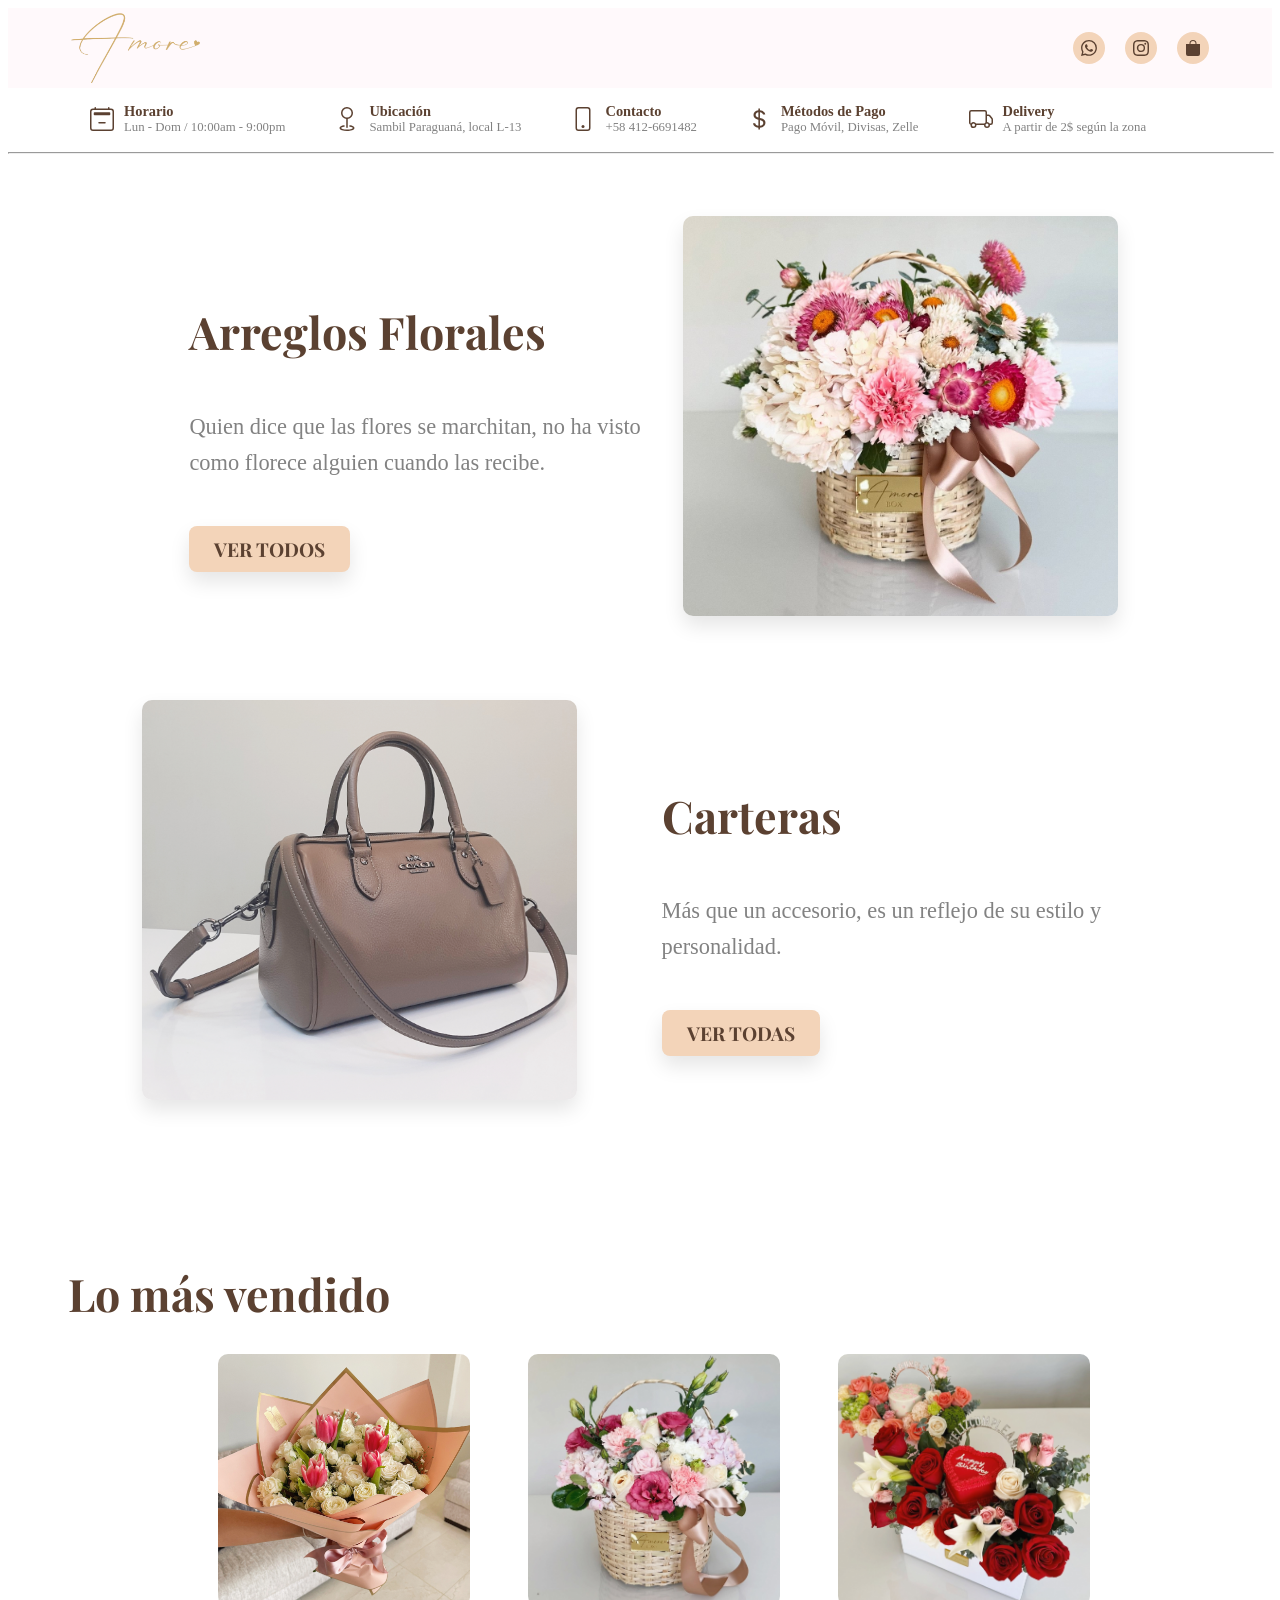
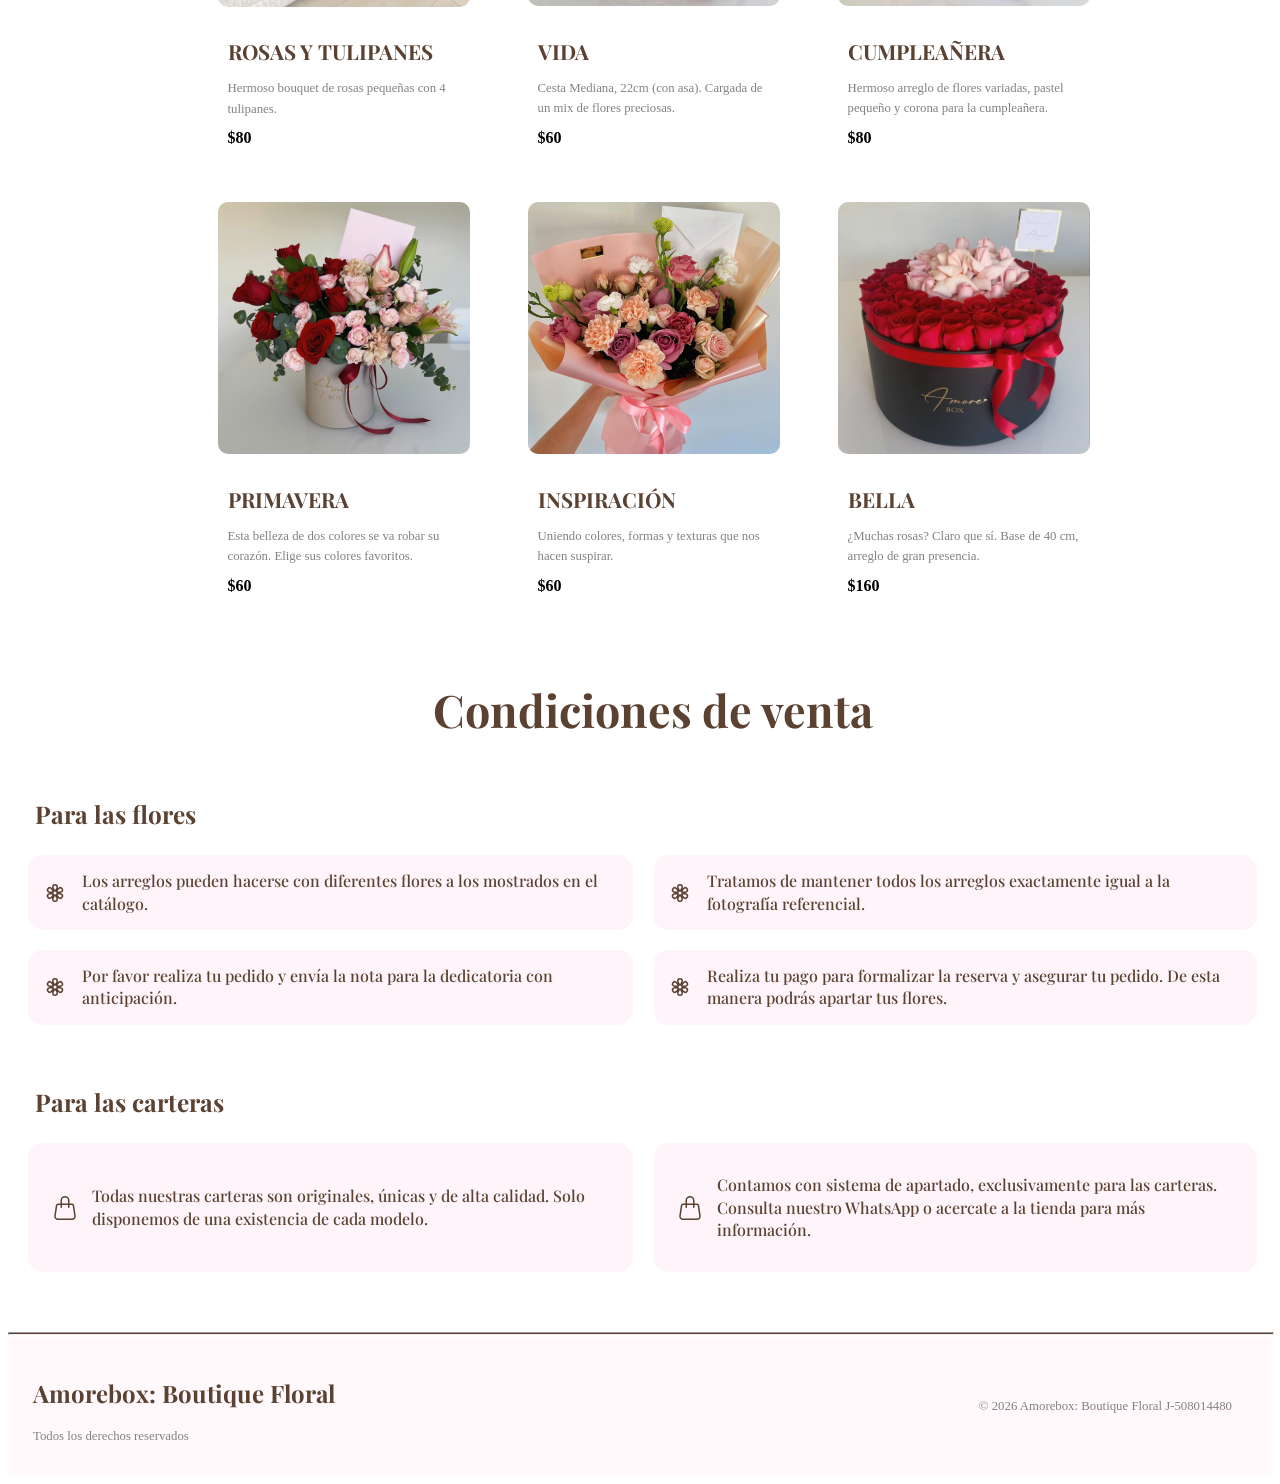
<file: index.html>
<!DOCTYPE html>
<html lang="es-VE">
<head>
    <meta charset="UTF-8">
    <meta http-equiv="X-UA-Compatible" content="IE=edge">
    <meta name="viewport" content="width=device-width, initial-scale=1.0">
    <title>Amorebox: Boutique Floral</title>
    <link rel="stylesheet" href="styles.css">
</head>

<body>
<header class="main-header"> <!-- Cabecera -->
    <nav class="container">
        <div class="header-left">
            <a href="index.html">
                <img src="Logo/Logo_1.png" class="logo-nav" alt="Amore Logo">
            </a>
        </div>

        <div class="header-right">
            <a href="https://wa.me/584126691482" class="nav-icon" aria-label="WhatsApp">
                <svg xmlns="http://www.w3.org/2000/svg" width="16" height="16" fill="currentColor" class="bi bi-whatsapp" viewBox="0 0 16 16">
  <path d="M13.601 2.326A7.85 7.85 0 0 0 7.994 0C3.627 0 .068 3.558.064 7.926c0 1.399.366 2.76 1.057 3.965L0 16l4.204-1.102a7.9 7.9 0 0 0 3.79.965h.004c4.368 0 7.926-3.558 7.93-7.93A7.9 7.9 0 0 0 13.6 2.326zM7.994 14.521a6.6 6.6 0 0 1-3.356-.92l-.24-.144-2.494.654.666-2.433-.156-.251a6.56 6.56 0 0 1-1.007-3.505c0-3.626 2.957-6.584 6.591-6.584a6.56 6.56 0 0 1 4.66 1.931 6.56 6.56 0 0 1 1.928 4.66c-.004 3.639-2.961 6.592-6.592 6.592m3.615-4.934c-.197-.099-1.17-.578-1.353-.646-.182-.065-.315-.099-.445.099-.133.197-.513.646-.627.775-.114.133-.232.148-.43.05-.197-.1-.836-.308-1.592-.985-.59-.525-.985-1.175-1.103-1.372-.114-.198-.011-.304.088-.403.087-.088.197-.232.296-.346.1-.114.133-.198.198-.33.065-.134.034-.248-.015-.347-.05-.099-.445-1.076-.612-1.47-.16-.389-.323-.335-.445-.34-.114-.007-.247-.007-.38-.007a.73.73 0 0 0-.529.247c-.182.198-.691.677-.691 1.654s.71 1.916.81 2.049c.098.133 1.394 2.132 3.383 2.992.47.205.84.326 1.129.418.475.152.904.129 1.246.08.38-.058 1.171-.48 1.338-.943.164-.464.164-.86.114-.943-.049-.084-.182-.133-.38-.232"/>
</svg>
            </a>
            <a href="https://www.instagram.com/amoreboxx" class="nav-icon" aria-label="Instagram">
                <svg xmlns="http://www.w3.org/2000/svg" width="16" height="16" fill="currentColor" class="bi bi-instagram" viewBox="0 0 16 16">
  <path d="M8 0C5.829 0 5.556.01 4.703.048 3.85.088 3.269.222 2.76.42a3.9 3.9 0 0 0-1.417.923A3.9 3.9 0 0 0 .42 2.76C.222 3.268.087 3.85.048 4.7.01 5.555 0 5.827 0 8.001c0 2.172.01 2.444.048 3.297.04.852.174 1.433.372 1.942.205.526.478.972.923 1.417.444.445.89.719 1.416.923.51.198 1.09.333 1.942.372C5.555 15.99 5.827 16 8 16s2.444-.01 3.298-.048c.851-.04 1.434-.174 1.943-.372a3.9 3.9 0 0 0 1.416-.923c.445-.445.718-.891.923-1.417.197-.509.332-1.09.372-1.942C15.99 10.445 16 10.173 16 8s-.01-2.445-.048-3.299c-.04-.851-.175-1.433-.372-1.941a3.9 3.9 0 0 0-.923-1.417A3.9 3.9 0 0 0 13.24.42c-.51-.198-1.092-.333-1.943-.372C10.443.01 10.172 0 7.998 0zm-.717 1.442h.718c2.136 0 2.389.007 3.232.046.78.035 1.204.166 1.486.275.373.145.64.319.92.599s.453.546.598.92c.11.281.24.705.275 1.485.039.843.047 1.096.047 3.231s-.008 2.389-.047 3.232c-.035.78-.166 1.203-.275 1.485a2.5 2.5 0 0 1-.599.919c-.28.28-.546.453-.92.598-.28.11-.704.24-1.485.276-.843.038-1.096.047-3.232.047s-2.39-.009-3.233-.047c-.78-.036-1.203-.166-1.485-.276a2.5 2.5 0 0 1-.92-.598 2.5 2.5 0 0 1-.6-.92c-.109-.281-.24-.705-.275-1.485-.038-.843-.046-1.096-.046-3.233s.008-2.388.046-3.231c.036-.78.166-1.204.276-1.486.145-.373.319-.64.599-.92s.546-.453.92-.598c.282-.11.705-.24 1.485-.276.738-.034 1.024-.044 2.515-.045zm4.988 1.328a.96.96 0 1 0 0 1.92.96.96 0 0 0 0-1.92m-4.27 1.122a4.109 4.109 0 1 0 0 8.217 4.109 4.109 0 0 0 0-8.217m0 1.441a2.667 2.667 0 1 1 0 5.334 2.667 2.667 0 0 1 0-5.334"/>
</svg>
            </a>
            <a href="bolsa de compra.html" class="nav-icon cart-icon" aria-label="Carrito">
                <svg xmlns="http://www.w3.org/2000/svg" width="16" height="16" fill="currentColor" class="bi bi-bag-fill" viewBox="0 0 16 16">
  <path d="M8 1a2.5 2.5 0 0 1 2.5 2.5V4h-5v-.5A2.5 2.5 0 0 1 8 1m3.5 3v-.5a3.5 3.5 0 1 0-7 0V4H1v10a2 2 0 0 0 2 2h10a2 2 0 0 0 2-2V4z"/>
</svg>
            </a>
        </div>
    </nav>
</header>


<main>
</div>
<section class="info-carousel-container"> <!-- Barra de Información (animada) -->
    <div class="info-carousel-track">

        <div class="info-item">
            <svg xmlns="http://www.w3.org/2000/svg" width="16" height="16" fill="currentColor" class="bi bi-calendar2-minus" viewBox="0 0 16 16">
  <path d="M5.5 10.5A.5.5 0 0 1 6 10h4a.5.5 0 0 1 0 1H6a.5.5 0 0 1-.5-.5"/>
  <path d="M3.5 0a.5.5 0 0 1 .5.5V1h8V.5a.5.5 0 0 1 1 0V1h1a2 2 0 0 1 2 2v11a2 2 0 0 1-2 2H2a2 2 0 0 1-2-2V3a2 2 0 0 1 2-2h1V.5a.5.5 0 0 1 .5-.5M2 2a1 1 0 0 0-1 1v11a1 1 0 0 0 1 1h12a1 1 0 0 0 1-1V3a1 1 0 0 0-1-1z"/>
  <path d="M2.5 4a.5.5 0 0 1 .5-.5h10a.5.5 0 0 1 .5.5v1a.5.5 0 0 1-.5.5H3a.5.5 0 0 1-.5-.5z"/>
             </svg> 
        <span class="info-content">
            <h3>Horario</h3>
            <p>Lun - Dom / 10:00am - 9:00pm</p>
        </span> 
        </div>

        <div class="info-item">    
            <svg xmlns="http://www.w3.org/2000/svg" width="16" height="16" fill="currentColor" class="bi bi-geo" viewBox="0 0 16 16">
  <path fill-rule="evenodd" d="M8 1a3 3 0 1 0 0 6 3 3 0 0 0 0-6M4 4a4 4 0 1 1 4.5 3.969V13.5a.5.5 0 0 1-1 0V7.97A4 4 0 0 1 4 3.999zm2.493 8.574a.5.5 0 0 1-.411.575c-.712.118-1.28.295-1.655.493a1.3 1.3 0 0 0-.37.265.3.3 0 0 0-.057.09V14l.002.008.016.033a.6.6 0 0 0 .145.15c.165.13.435.27.813.395.751.25 1.82.414 3.024.414s2.273-.163 3.024-.414c.378-.126.648-.265.813-.395a.6.6 0 0 0 .146-.15l.015-.033L12 14v-.004a.3.3 0 0 0-.057-.09 1.3 1.3 0 0 0-.37-.264c-.376-.198-.943-.375-1.655-.493a.5.5 0 1 1 .164-.986c.77.127 1.452.328 1.957.594C12.5 13 13 13.4 13 14c0 .426-.26.752-.544.977-.29.228-.68.413-1.116.558-.878.293-2.059.465-3.34.465s-2.462-.172-3.34-.465c-.436-.145-.826-.33-1.116-.558C3.26 14.752 3 14.426 3 14c0-.599.5-1 .961-1.243.505-.266 1.187-.467 1.957-.594a.5.5 0 0 1 .575.411"/>
            </svg>
        <span class="info-content">
            <h3>Ubicación</h3>
            <p>Sambil Paraguaná, local L-13</p>
        </span>
        </div>

        <div class="info-item">
            <svg xmlns="http://www.w3.org/2000/svg" width="16" height="16" fill="currentColor" class="bi bi-phone" viewBox="0 0 16 16">
  <path d="M11 1a1 1 0 0 1 1 1v12a1 1 0 0 1-1 1H5a1 1 0 0 1-1-1V2a1 1 0 0 1 1-1zM5 0a2 2 0 0 0-2 2v12a2 2 0 0 0 2 2h6a2 2 0 0 0 2-2V2a2 2 0 0 0-2-2z"/>
  <path d="M8 14a1 1 0 1 0 0-2 1 1 0 0 0 0 2"/>
            </svg>
        <span class="info-content">
            <h3>Contacto</h3>
            <p>+58 412-6691482</p>
        </span>
        </div>

        <div class="info-item">
            <svg xmlns="http://www.w3.org/2000/svg" width="16" height="16" fill="currentColor" class="bi bi-currency-dollar" viewBox="0 0 16 16">
  <path d="M4 10.781c.148 1.667 1.513 2.85 3.591 3.003V15h1.043v-1.216c2.27-.179 3.678-1.438 3.678-3.3 0-1.59-.947-2.51-2.956-3.028l-.722-.187V3.467c1.122.11 1.879.714 2.07 1.616h1.47c-.166-1.6-1.54-2.748-3.54-2.875V1H7.591v1.233c-1.939.23-3.27 1.472-3.27 3.156 0 1.454.966 2.483 2.661 2.917l.61.162v4.031c-1.149-.17-1.94-.8-2.131-1.718zm3.391-3.836c-1.043-.263-1.6-.825-1.6-1.616 0-.944.704-1.641 1.8-1.828v3.495l-.2-.05zm1.591 1.872c1.287.323 1.852.859 1.852 1.769 0 1.097-.826 1.828-2.2 1.939V8.73z"/>
</svg>
        <span class="info-content">
            <h3>Métodos de Pago</h3>
            <p>Pago Móvil, Divisas, Zelle</p>
        </span>
        </div>

        <div class="info-item">
            <svg xmlns="http://www.w3.org/2000/svg" width="16" height="16" fill="currentColor" class="bi bi-truck" viewBox="0 0 16 16">
  <path d="M0 3.5A1.5 1.5 0 0 1 1.5 2h9A1.5 1.5 0 0 1 12 3.5V5h1.02a1.5 1.5 0 0 1 1.17.563l1.481 1.85a1.5 1.5 0 0 1 .329.938V10.5a1.5 1.5 0 0 1-1.5 1.5H14a2 2 0 1 1-4 0H5a2 2 0 1 1-3.998-.085A1.5 1.5 0 0 1 0 10.5zm1.294 7.456A2 2 0 0 1 4.732 11h5.536a2 2 0 0 1 .732-.732V3.5a.5.5 0 0 0-.5-.5h-9a.5.5 0 0 0-.5.5v7a.5.5 0 0 0 .294.456M12 10a2 2 0 0 1 1.732 1h.768a.5.5 0 0 0 .5-.5V8.35a.5.5 0 0 0-.11-.312l-1.48-1.85A.5.5 0 0 0 13.02 6H12zm-9 1a1 1 0 1 0 0 2 1 1 0 0 0 0-2m9 0a1 1 0 1 0 0 2 1 1 0 0 0 0-2"/>
            </svg>
        <span class="info-content">
            <h3>Delivery</h3>
            <p>A partir de 2$ según la zona</p>
        </span>
        </div>
    </div>
    <div aria-hidden="true" class="info-carousel-track">

        <div class="info-item">
            <svg xmlns="http://www.w3.org/2000/svg" width="16" height="16" fill="currentColor" class="bi bi-calendar2-minus" viewBox="0 0 16 16">
  <path d="M5.5 10.5A.5.5 0 0 1 6 10h4a.5.5 0 0 1 0 1H6a.5.5 0 0 1-.5-.5"/>
  <path d="M3.5 0a.5.5 0 0 1 .5.5V1h8V.5a.5.5 0 0 1 1 0V1h1a2 2 0 0 1 2 2v11a2 2 0 0 1-2 2H2a2 2 0 0 1-2-2V3a2 2 0 0 1 2-2h1V.5a.5.5 0 0 1 .5-.5M2 2a1 1 0 0 0-1 1v11a1 1 0 0 0 1 1h12a1 1 0 0 0 1-1V3a1 1 0 0 0-1-1z"/>
  <path d="M2.5 4a.5.5 0 0 1 .5-.5h10a.5.5 0 0 1 .5.5v1a.5.5 0 0 1-.5.5H3a.5.5 0 0 1-.5-.5z"/>
             </svg> 
        <span class="info-content">
            <h3>Horario</h3>
            <p>Lun - Dom / 10:00am - 9:00pm</p>
        </span> 
        </div>

        <div class="info-item">    
            <svg xmlns="http://www.w3.org/2000/svg" width="16" height="16" fill="currentColor" class="bi bi-geo" viewBox="0 0 16 16">
  <path fill-rule="evenodd" d="M8 1a3 3 0 1 0 0 6 3 3 0 0 0 0-6M4 4a4 4 0 1 1 4.5 3.969V13.5a.5.5 0 0 1-1 0V7.97A4 4 0 0 1 4 3.999zm2.493 8.574a.5.5 0 0 1-.411.575c-.712.118-1.28.295-1.655.493a1.3 1.3 0 0 0-.37.265.3.3 0 0 0-.057.09V14l.002.008.016.033a.6.6 0 0 0 .145.15c.165.13.435.27.813.395.751.25 1.82.414 3.024.414s2.273-.163 3.024-.414c.378-.126.648-.265.813-.395a.6.6 0 0 0 .146-.15l.015-.033L12 14v-.004a.3.3 0 0 0-.057-.09 1.3 1.3 0 0 0-.37-.264c-.376-.198-.943-.375-1.655-.493a.5.5 0 1 1 .164-.986c.77.127 1.452.328 1.957.594C12.5 13 13 13.4 13 14c0 .426-.26.752-.544.977-.29.228-.68.413-1.116.558-.878.293-2.059.465-3.34.465s-2.462-.172-3.34-.465c-.436-.145-.826-.33-1.116-.558C3.26 14.752 3 14.426 3 14c0-.599.5-1 .961-1.243.505-.266 1.187-.467 1.957-.594a.5.5 0 0 1 .575.411"/>
            </svg>
        <span class="info-content">
            <h3>Ubicación</h3>
            <p>Sambil Paraguaná, local L-13</p>
        </span>
        </div>

        <div class="info-item">
            <svg xmlns="http://www.w3.org/2000/svg" width="16" height="16" fill="currentColor" class="bi bi-phone" viewBox="0 0 16 16">
  <path d="M11 1a1 1 0 0 1 1 1v12a1 1 0 0 1-1 1H5a1 1 0 0 1-1-1V2a1 1 0 0 1 1-1zM5 0a2 2 0 0 0-2 2v12a2 2 0 0 0 2 2h6a2 2 0 0 0 2-2V2a2 2 0 0 0-2-2z"/>
  <path d="M8 14a1 1 0 1 0 0-2 1 1 0 0 0 0 2"/>
            </svg>
        <span class="info-content">
            <h3>Contacto</h3>
            <p>+58 412-6691482</p>
        </span>
        </div>

        <div class="info-item">
            <svg xmlns="http://www.w3.org/2000/svg" width="16" height="16" fill="currentColor" class="bi bi-currency-dollar" viewBox="0 0 16 16">
  <path d="M4 10.781c.148 1.667 1.513 2.85 3.591 3.003V15h1.043v-1.216c2.27-.179 3.678-1.438 3.678-3.3 0-1.59-.947-2.51-2.956-3.028l-.722-.187V3.467c1.122.11 1.879.714 2.07 1.616h1.47c-.166-1.6-1.54-2.748-3.54-2.875V1H7.591v1.233c-1.939.23-3.27 1.472-3.27 3.156 0 1.454.966 2.483 2.661 2.917l.61.162v4.031c-1.149-.17-1.94-.8-2.131-1.718zm3.391-3.836c-1.043-.263-1.6-.825-1.6-1.616 0-.944.704-1.641 1.8-1.828v3.495l-.2-.05zm1.591 1.872c1.287.323 1.852.859 1.852 1.769 0 1.097-.826 1.828-2.2 1.939V8.73z"/>
</svg>
        <span class="info-content">
            <h3>Métodos de Pago</h3>
            <p>Pago Móvil, Divisas, Zelle</p>
        </span>
        </div>

        <div class="info-item">
            <svg xmlns="http://www.w3.org/2000/svg" width="16" height="16" fill="currentColor" class="bi bi-truck" viewBox="0 0 16 16">
  <path d="M0 3.5A1.5 1.5 0 0 1 1.5 2h9A1.5 1.5 0 0 1 12 3.5V5h1.02a1.5 1.5 0 0 1 1.17.563l1.481 1.85a1.5 1.5 0 0 1 .329.938V10.5a1.5 1.5 0 0 1-1.5 1.5H14a2 2 0 1 1-4 0H5a2 2 0 1 1-3.998-.085A1.5 1.5 0 0 1 0 10.5zm1.294 7.456A2 2 0 0 1 4.732 11h5.536a2 2 0 0 1 .732-.732V3.5a.5.5 0 0 0-.5-.5h-9a.5.5 0 0 0-.5.5v7a.5.5 0 0 0 .294.456M12 10a2 2 0 0 1 1.732 1h.768a.5.5 0 0 0 .5-.5V8.35a.5.5 0 0 0-.11-.312l-1.48-1.85A.5.5 0 0 0 13.02 6H12zm-9 1a1 1 0 1 0 0 2 1 1 0 0 0 0-2m9 0a1 1 0 1 0 0 2 1 1 0 0 0 0-2"/>
            </svg>
        <span class="info-content">
            <h3>Delivery</h3>
            <p>A partir de 2$ según la zona</p>
        </span>
        </div>
    </div>  
    </section>

<hr class="divider">

    <section class="categories"> <!-- Categoria de las carteras y arreglos -->
        <div class="category-row"> <!--arreglos-->
            <span class="categoryText">
                <h2>Arreglos Florales</h2>
                <p> Quien dice que las flores se marchitan, no ha visto como florece alguien cuando las recibe.</p>
                <a href="catalogo arreglos.html" class="btn-ver">VER TODOS</a>
            </span>
            <div class="categoryImage">
                <a href="catalogo arreglos.html">
                <img src="ImgPrincipal/Arreglo_Principal.jpg"  alt="Arreglos">
                </a>
            </div>
        </div>

        <div class="category-row-reverse"> <!--carteras-->
            <span class="categoryText">
                <h2>Carteras</h2>
                <p>Más que un accesorio, es un reflejo de su estilo y personalidad.</p>
                <a href="catalogo carteras.html" class="btn-ver">VER TODAS</a>
            </span>
            <div class="categoryImage">
                <a href="catalogo carteras.html">
                <img src="ImgPrincipal/Cartera_Principal.jpg"  alt="Carteras">
                </a>
            </div>
        </div>
    </section>
    <section class="best-sellers"> <!--Lo más vendido-->
        <h2 class="section-title">Lo más vendido</h2>


    <div class="products-grid"> 
        <article class="product-card">
            <div class="product-img-container">
                <img src="Arreglos/image63.jpeg" alt="Baby Rosas y Tulipanes">
            </div>
                <div class="product-info">
                    <h3>ROSAS Y TULIPANES</h3>
                    <p>Hermoso bouquet de rosas pequeñas con 4 tulipanes.</p>
                    <span class="price">$80</span>
                </div>
        </article>
        <article class="product-card">
            <div class="product-img-container">
                <img src="Arreglos/image40.jpg" alt="Vida">
            </div>
                <div class="product-info">
                    <h3>VIDA</h3>
                    <p>Cesta Mediana, 22cm (con asa). Cargada de un mix de flores preciosas.</p>
                    <span class="price">$60</span>
                </div>
        </article>
        <article class="product-card">
            <div class="product-img-container">
                <img src="Arreglos/image26.jpg" alt="Amore Cumpleaños">
            </div>
                <div class="product-info">
                    <h3>CUMPLEAÑERA</h3>
                    <P>Hermoso arreglo de flores variadas, pastel pequeño y corona para la cumpleañera.</P>
                    <span class="price">$80</span>
                </div>
        </article>
        <article class="product-card">
            <div class="product-img-container">
                <img src="Arreglos/image34.JPG" alt="Primavera">
            </div>
                <div class="product-info">
                    <h3>PRIMAVERA</h3>
                    <p>Esta belleza de dos colores se va robar su corazón. Elige sus colores favoritos.</p>
                    <span class="price">$60</span>
                </div>
        </article>
        <article class="product-card">
            <div class="product-img-container">
                <img src="Arreglos/image56.jpeg" alt="Inspiración">
            </div>
            <div class="product-info">
                <h3>INSPIRACIÓN</h3>
                <p>Uniendo colores, formas y texturas que nos hacen suspirar.</p>
                <span class="price">$60</span>
            </div>
        </article>
        <article class="product-card">
            <div class="product-img-container">
                <img src="Arreglos/image14.jpg" alt="Bella">
            </div>
            <div class="product-info">
                <h3>BELLA</h3>
                <p>¿Muchas rosas? Claro que sí. Base de 40 cm, arreglo de gran presencia.</p>
                <span class="price">$160</span>
        </article>
    </div>
    </section>
    <section class="Conditions"> 
        <h2 class="section-title">Condiciones de venta</h2>
        <div class="Conditions-content">

        <section class="Conditions-flowers-section">
            <div class="Conditions-flowers-title">
                <h3>Para las flores</h3>
            </div>

            <div class="Conditions-flowers-container">
            <div class="Conditions-bubble">
            <div class="Conditions-item">
                <svg xmlns="http://www.w3.org/2000/svg" width="16" height="16" fill="currentColor" class="bi bi-flower3" viewBox="0 0 16 16">
                <path d="M11.424 8c.437-.052.811-.136 1.04-.268a2 2 0 0 0-2-3.464c-.229.132-.489.414-.752.767C9.886 4.63 10 4.264 10 4a2 2 0 1 0-4 0c0 .264.114.63.288 1.035-.263-.353-.523-.635-.752-.767a2 2 0 0 0-2 3.464c.229.132.603.216 1.04.268-.437.052-.811.136-1.04.268a2 2 0 1 0 2 3.464c.229-.132.489-.414.752-.767C6.114 11.37 6 11.736 6 12a2 2 0 1 0 4 0c0-.264-.114-.63-.288-1.035.263.353.523.635.752.767a2 2 0 1 0 2-3.464c-.229-.132-.603-.216-1.04-.268M9 4a2 2 0 0 1-.045.205q-.059.2-.183.484a13 13 0 0 1-.637 1.223L8 6.142l-.135-.23a13 13 0 0 1-.637-1.223 4 4 0 0 1-.183-.484A2 2 0 0 1 7 4a1 1 0 1 1 2 0M3.67 5.5a1 1 0 0 1 1.366-.366 2 2 0 0 1 .156.142q.142.15.326.4c.245.333.502.747.742 1.163l.13.232-.265.002a13 13 0 0 1-1.379-.06 4 4 0 0 1-.51-.083 2 2 0 0 1-.2-.064A1 1 0 0 1 3.67 5.5m1.366 5.366a1 1 0 0 1-1-1.732l.047-.02q.055-.02.153-.044.202-.048.51-.083a13 13 0 0 1 1.379-.06q.135 0 .266.002l-.131.232c-.24.416-.497.83-.742 1.163a4 4 0 0 1-.327.4 2 2 0 0 1-.155.142M9 12a1 1 0 0 1-2 0 2 2 0 0 1 .045-.206q.058-.198.183-.483c.166-.378.396-.808.637-1.223L8 9.858l.135.23c.241.415.47.845.637 1.223q.124.285.183.484A1.3 1.3 0 0 1 9 12m3.33-6.5a1 1 0 0 1-.366 1.366 2 2 0 0 1-.2.064q-.202.048-.51.083c-.412.045-.898.061-1.379.06q-.135 0-.266-.002l.131-.232c.24-.416.497-.83.742-1.163a4 4 0 0 1 .327-.4q.07-.074.114-.11l.041-.032a1 1 0 0 1 1.366.366m-1.366 5.366a2 2 0 0 1-.155-.141 4 4 0 0 1-.327-.4A13 13 0 0 1 9.74 9.16l-.13-.232.265-.002c.48-.001.967.015 1.379.06q.308.035.51.083.098.024.153.044l.048.02a1 1 0 1 1-1 1.732zM8 9a1 1 0 1 1 0-2 1 1 0 0 1 0 2"/>
                </svg>
                <span class="Conditions-content">
                    <p>Los arreglos pueden hacerse con diferentes flores a los mostrados en el catálogo.</p>
                </span>
            </div>
            </div>

            <div class="Conditions-bubble">
            <div class="Conditions-item">
                <svg xmlns="http://www.w3.org/2000/svg" width="16" height="16" fill="currentColor" class="bi bi-flower3" viewBox="0 0 16 16">
                <path d="M11.424 8c.437-.052.811-.136 1.04-.268a2 2 0 0 0-2-3.464c-.229.132-.489.414-.752.767C9.886 4.63 10 4.264 10 4a2 2 0 1 0-4 0c0 .264.114.63.288 1.035-.263-.353-.523-.635-.752-.767a2 2 0 0 0-2 3.464c.229.132.603.216 1.04.268-.437.052-.811.136-1.04.268a2 2 0 1 0 2 3.464c.229-.132.489-.414.752-.767C6.114 11.37 6 11.736 6 12a2 2 0 1 0 4 0c0-.264-.114-.63-.288-1.035.263.353.523.635.752.767a2 2 0 1 0 2-3.464c-.229-.132-.603-.216-1.04-.268M9 4a2 2 0 0 1-.045.205q-.059.2-.183.484a13 13 0 0 1-.637 1.223L8 6.142l-.135-.23a13 13 0 0 1-.637-1.223 4 4 0 0 1-.183-.484A2 2 0 0 1 7 4a1 1 0 1 1 2 0M3.67 5.5a1 1 0 0 1 1.366-.366 2 2 0 0 1 .156.142q.142.15.326.4c.245.333.502.747.742 1.163l.13.232-.265.002a13 13 0 0 1-1.379-.06 4 4 0 0 1-.51-.083 2 2 0 0 1-.2-.064A1 1 0 0 1 3.67 5.5m1.366 5.366a1 1 0 0 1-1-1.732l.047-.02q.055-.02.153-.044.202-.048.51-.083a13 13 0 0 1 1.379-.06q.135 0 .266.002l-.131.232c-.24.416-.497.83-.742 1.163a4 4 0 0 1-.327.4 2 2 0 0 1-.155.142M9 12a1 1 0 0 1-2 0 2 2 0 0 1 .045-.206q.058-.198.183-.483c.166-.378.396-.808.637-1.223L8 9.858l.135.23c.241.415.47.845.637 1.223q.124.285.183.484A1.3 1.3 0 0 1 9 12m3.33-6.5a1 1 0 0 1-.366 1.366 2 2 0 0 1-.2.064q-.202.048-.51.083c-.412.045-.898.061-1.379.06q-.135 0-.266-.002l.131-.232c.24-.416.497-.83.742-1.163a4 4 0 0 1 .327-.4q.07-.074.114-.11l.041-.032a1 1 0 0 1 1.366.366m-1.366 5.366a2 2 0 0 1-.155-.141 4 4 0 0 1-.327-.4A13 13 0 0 1 9.74 9.16l-.13-.232.265-.002c.48-.001.967.015 1.379.06q.308.035.51.083.098.024.153.044l.048.02a1 1 0 1 1-1 1.732zM8 9a1 1 0 1 1 0-2 1 1 0 0 1 0 2"/>
                </svg>
                <span class="Conditions-content">
                    <p>Tratamos de mantener todos los arreglos exactamente igual a la fotografía referencial.</p>
                </span>
            </div>
            </div>

            <div class="Conditions-bubble">
            <div class="Conditions-item">
                <svg xmlns="http://www.w3.org/2000/svg" width="16" height="16" fill="currentColor" class="bi bi-flower3" viewBox="0 0 16 16">
                <path d="M11.424 8c.437-.052.811-.136 1.04-.268a2 2 0 0 0-2-3.464c-.229.132-.489.414-.752.767C9.886 4.63 10 4.264 10 4a2 2 0 1 0-4 0c0 .264.114.63.288 1.035-.263-.353-.523-.635-.752-.767a2 2 0 0 0-2 3.464c.229.132.603.216 1.04.268-.437.052-.811.136-1.04.268a2 2 0 1 0 2 3.464c.229-.132.489-.414.752-.767C6.114 11.37 6 11.736 6 12a2 2 0 1 0 4 0c0-.264-.114-.63-.288-1.035.263.353.523.635.752.767a2 2 0 1 0 2-3.464c-.229-.132-.603-.216-1.04-.268M9 4a2 2 0 0 1-.045.205q-.059.2-.183.484a13 13 0 0 1-.637 1.223L8 6.142l-.135-.23a13 13 0 0 1-.637-1.223 4 4 0 0 1-.183-.484A2 2 0 0 1 7 4a1 1 0 1 1 2 0M3.67 5.5a1 1 0 0 1 1.366-.366 2 2 0 0 1 .156.142q.142.15.326.4c.245.333.502.747.742 1.163l.13.232-.265.002a13 13 0 0 1-1.379-.06 4 4 0 0 1-.51-.083 2 2 0 0 1-.2-.064A1 1 0 0 1 3.67 5.5m1.366 5.366a1 1 0 0 1-1-1.732l.047-.02q.055-.02.153-.044.202-.048.51-.083a13 13 0 0 1 1.379-.06q.135 0 .266.002l-.131.232c-.24.416-.497.83-.742 1.163a4 4 0 0 1-.327.4 2 2 0 0 1-.155.142M9 12a1 1 0 0 1-2 0 2 2 0 0 1 .045-.206q.058-.198.183-.483c.166-.378.396-.808.637-1.223L8 9.858l.135.23c.241.415.47.845.637 1.223q.124.285.183.484A1.3 1.3 0 0 1 9 12m3.33-6.5a1 1 0 0 1-.366 1.366 2 2 0 0 1-.2.064q-.202.048-.51.083c-.412.045-.898.061-1.379.06q-.135 0-.266-.002l.131-.232c.24-.416.497-.83.742-1.163a4 4 0 0 1 .327-.4q.07-.074.114-.11l.041-.032a1 1 0 0 1 1.366.366m-1.366 5.366a2 2 0 0 1-.155-.141 4 4 0 0 1-.327-.4A13 13 0 0 1 9.74 9.16l-.13-.232.265-.002c.48-.001.967.015 1.379.06q.308.035.51.083.098.024.153.044l.048.02a1 1 0 1 1-1 1.732zM8 9a1 1 0 1 1 0-2 1 1 0 0 1 0 2"/>
                </svg>
                <span class="Conditions-content">
                    <p>Por favor realiza tu pedido y envía la nota para la dedicatoria con anticipación.</p>
                </span>
            </div>
            </div>

            <div class="Conditions-bubble">
            <div class="Conditions-item">
                <svg xmlns="http://www.w3.org/2000/svg" width="16" height="16" fill="currentColor" class="bi bi-flower3" viewBox="0 0 16 16">
                <path d="M11.424 8c.437-.052.811-.136 1.04-.268a2 2 0 0 0-2-3.464c-.229.132-.489.414-.752.767C9.886 4.63 10 4.264 10 4a2 2 0 1 0-4 0c0 .264.114.63.288 1.035-.263-.353-.523-.635-.752-.767a2 2 0 0 0-2 3.464c.229.132.603.216 1.04.268-.437.052-.811.136-1.04.268a2 2 0 1 0 2 3.464c.229-.132.489-.414.752-.767C6.114 11.37 6 11.736 6 12a2 2 0 1 0 4 0c0-.264-.114-.63-.288-1.035.263.353.523.635.752.767a2 2 0 1 0 2-3.464c-.229-.132-.603-.216-1.04-.268M9 4a2 2 0 0 1-.045.205q-.059.2-.183.484a13 13 0 0 1-.637 1.223L8 6.142l-.135-.23a13 13 0 0 1-.637-1.223 4 4 0 0 1-.183-.484A2 2 0 0 1 7 4a1 1 0 1 1 2 0M3.67 5.5a1 1 0 0 1 1.366-.366 2 2 0 0 1 .156.142q.142.15.326.4c.245.333.502.747.742 1.163l.13.232-.265.002a13 13 0 0 1-1.379-.06 4 4 0 0 1-.51-.083 2 2 0 0 1-.2-.064A1 1 0 0 1 3.67 5.5m1.366 5.366a1 1 0 0 1-1-1.732l.047-.02q.055-.02.153-.044.202-.048.51-.083a13 13 0 0 1 1.379-.06q.135 0 .266.002l-.131.232c-.24.416-.497.83-.742 1.163a4 4 0 0 1-.327.4 2 2 0 0 1-.155.142M9 12a1 1 0 0 1-2 0 2 2 0 0 1 .045-.206q.058-.198.183-.483c.166-.378.396-.808.637-1.223L8 9.858l.135.23c.241.415.47.845.637 1.223q.124.285.183.484A1.3 1.3 0 0 1 9 12m3.33-6.5a1 1 0 0 1-.366 1.366 2 2 0 0 1-.2.064q-.202.048-.51.083c-.412.045-.898.061-1.379.06q-.135 0-.266-.002l.131-.232c.24-.416.497-.83.742-1.163a4 4 0 0 1 .327-.4q.07-.074.114-.11l.041-.032a1 1 0 0 1 1.366.366m-1.366 5.366a2 2 0 0 1-.155-.141 4 4 0 0 1-.327-.4A13 13 0 0 1 9.74 9.16l-.13-.232.265-.002c.48-.001.967.015 1.379.06q.308.035.51.083.098.024.153.044l.048.02a1 1 0 1 1-1 1.732zM8 9a1 1 0 1 1 0-2 1 1 0 0 1 0 2"/>
                </svg>
                <span class="Conditions-content">
                    <p>Realiza tu pago para formalizar la reserva y asegurar tu pedido. De esta manera podrás apartar tus flores.</p>
                </span>
            </div>
            </div>

            </div>
        </section>

        <section class="Conditions-bags-section">
            <div class="Conditions-bags-title">
                <h3>Para las carteras</h3>
            </div>

            <div class="Conditions-bags-container">

            <div class="Conditions-bubble">
            <div class="Conditions-item-bag">
                <svg xmlns="http://www.w3.org/2000/svg" width="16" height="16" fill="currentColor" class="bi bi-handbag" viewBox="0 0 16 16">
                <path d="M8 1a2 2 0 0 1 2 2v2H6V3a2 2 0 0 1 2-2m3 4V3a3 3 0 1 0-6 0v2H3.36a1.5 1.5 0 0 0-1.483 1.277L.85 13.13A2.5 2.5 0 0 0 3.322 16h9.355a2.5 2.5 0 0 0 2.473-2.87l-1.028-6.853A1.5 1.5 0 0 0 12.64 5zm-1 1v1.5a.5.5 0 0 0 1 0V6h1.639a.5.5 0 0 1 .494.426l1.028 6.851A1.5 1.5 0 0 1 12.678 15H3.322a1.5 1.5 0 0 1-1.483-1.723l1.028-6.851A.5.5 0 0 1 3.36 6H5v1.5a.5.5 0 1 0 1 0V6z"/>
                </svg>
                <span class="Conditions-content">
                    <p>Todas nuestras carteras son originales, únicas y de alta calidad. Solo disponemos de una existencia de cada modelo.</p>
                </span>
            </div>
            </div>

            <div class="Conditions-bubble">
            <div class="Conditions-item-bag">
                <svg xmlns="http://www.w3.org/2000/svg" width="16" height="16" fill="currentColor" class="bi bi-handbag" viewBox="0 0 16 16">
                <path d="M8 1a2 2 0 0 1 2 2v2H6V3a2 2 0 0 1 2-2m3 4V3a3 3 0 1 0-6 0v2H3.36a1.5 1.5 0 0 0-1.483 1.277L.85 13.13A2.5 2.5 0 0 0 3.322 16h9.355a2.5 2.5 0 0 0 2.473-2.87l-1.028-6.853A1.5 1.5 0 0 0 12.64 5zm-1 1v1.5a.5.5 0 0 0 1 0V6h1.639a.5.5 0 0 1 .494.426l1.028 6.851A1.5 1.5 0 0 1 12.678 15H3.322a1.5 1.5 0 0 1-1.483-1.723l1.028-6.851A.5.5 0 0 1 3.36 6H5v1.5a.5.5 0 1 0 1 0V6z"/>
                </svg>
                <span class="Conditions-content">
                    <p>Contamos con sistema de apartado, exclusivamente para las carteras. Consulta nuestro WhatsApp o acercate a la tienda para más información.</p>
                </span>
            </div>
            </div>

            </div>
        </section>
        </div>
    </section>
</main>

<hr class="divider">

    <footer>
        <div class="footer-content">
            <div class="footer_left">
                <h2>Amorebox: Boutique Floral</h2>
                <p>Todos los derechos reservados</p>
            </div>
            <div class="footer_right">
                <p>© 2026 Amorebox: Boutique Floral J-508014480</p>
            </div>
        </div>
    </footer>

</body>
<script src="script.js"></script>
</html>
</file>
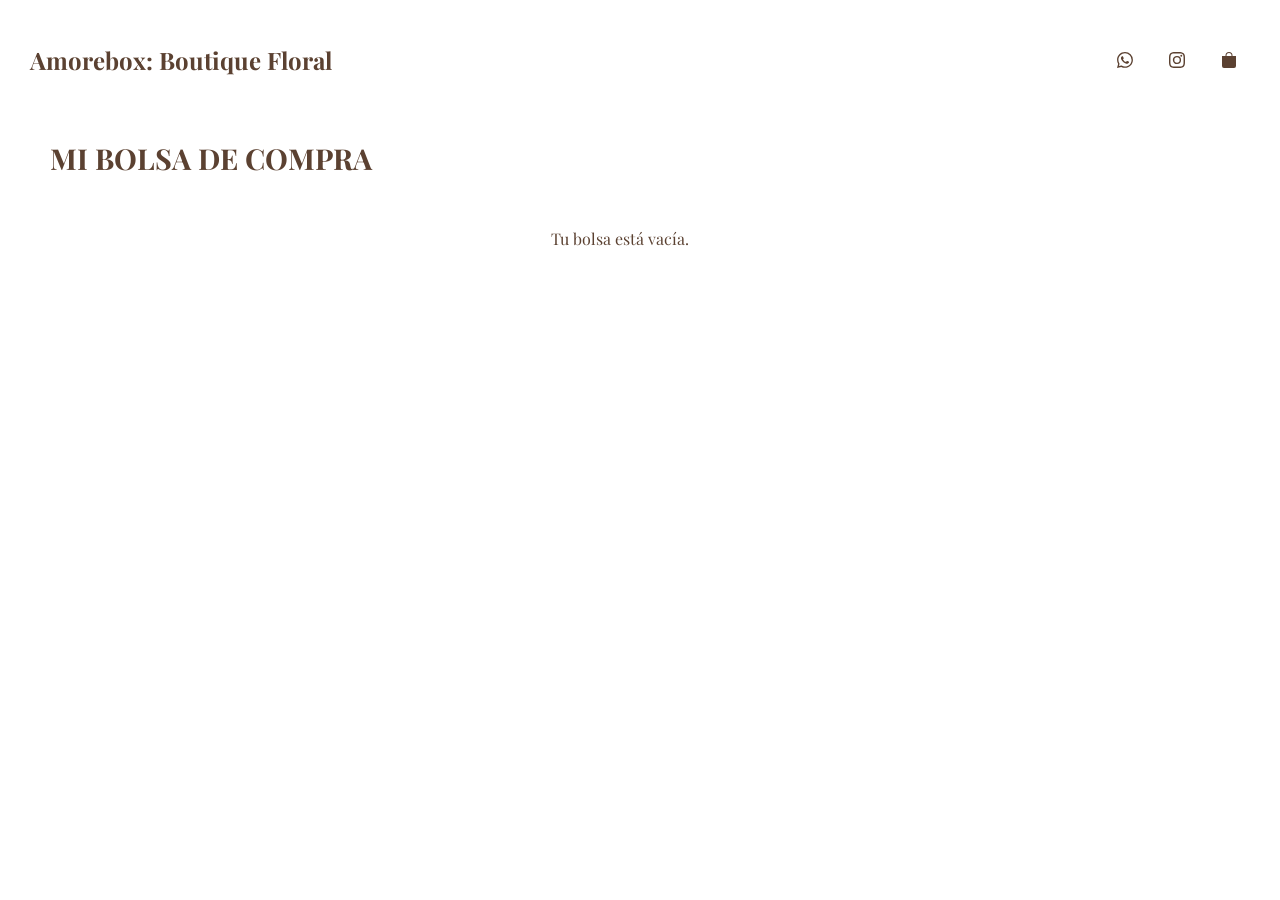
<file: bolsa de compra.html>
<!DOCTYPE html>
<html lang="es-VE">
<head>
    <meta charset="UTF-8">
    <meta http-equiv="X-UA-Compatible" content="IE=edge">
    <meta name="viewport" content="width=device-width, initial-scale=1.0">
    <title>Amorebox: Bolsa de Compra</title>
    <link rel="stylesheet" href="bolsa de compra.css">
</head>

<body>
<header class="main-header"> <!-- Cabecera -->
    <nav class="container">
        <div class="header-left">
            <a href="index.html">
                <p>Amorebox: Boutique Floral</p>
            </a>
        </div>

        <div class="header-right">
            <a href="https://wa.me/584126691482" class="nav-icon" aria-label="WhatsApp">
                <svg xmlns="http://www.w3.org/2000/svg" width="16" height="16" fill="currentColor" class="bi bi-whatsapp" viewBox="0 0 16 16">
  <path d="M13.601 2.326A7.85 7.85 0 0 0 7.994 0C3.627 0 .068 3.558.064 7.926c0 1.399.366 2.76 1.057 3.965L0 16l4.204-1.102a7.9 7.9 0 0 0 3.79.965h.004c4.368 0 7.926-3.558 7.93-7.93A7.9 7.9 0 0 0 13.6 2.326zM7.994 14.521a6.6 6.6 0 0 1-3.356-.92l-.24-.144-2.494.654.666-2.433-.156-.251a6.56 6.56 0 0 1-1.007-3.505c0-3.626 2.957-6.584 6.591-6.584a6.56 6.56 0 0 1 4.66 1.931 6.56 6.56 0 0 1 1.928 4.66c-.004 3.639-2.961 6.592-6.592 6.592m3.615-4.934c-.197-.099-1.17-.578-1.353-.646-.182-.065-.315-.099-.445.099-.133.197-.513.646-.627.775-.114.133-.232.148-.43.05-.197-.1-.836-.308-1.592-.985-.59-.525-.985-1.175-1.103-1.372-.114-.198-.011-.304.088-.403.087-.088.197-.232.296-.346.1-.114.133-.198.198-.33.065-.134.034-.248-.015-.347-.05-.099-.445-1.076-.612-1.47-.16-.389-.323-.335-.445-.34-.114-.007-.247-.007-.38-.007a.73.73 0 0 0-.529.247c-.182.198-.691.677-.691 1.654s.71 1.916.81 2.049c.098.133 1.394 2.132 3.383 2.992.47.205.84.326 1.129.418.475.152.904.129 1.246.08.38-.058 1.171-.48 1.338-.943.164-.464.164-.86.114-.943-.049-.084-.182-.133-.38-.232"/>
</svg>
            </a>
            <a href="https://www.instagram.com/amoreboxx" class="nav-icon" aria-label="Instagram">
                <svg xmlns="http://www.w3.org/2000/svg" width="16" height="16" fill="currentColor" class="bi bi-instagram" viewBox="0 0 16 16">
  <path d="M8 0C5.829 0 5.556.01 4.703.048 3.85.088 3.269.222 2.76.42a3.9 3.9 0 0 0-1.417.923A3.9 3.9 0 0 0 .42 2.76C.222 3.268.087 3.85.048 4.7.01 5.555 0 5.827 0 8.001c0 2.172.01 2.444.048 3.297.04.852.174 1.433.372 1.942.205.526.478.972.923 1.417.444.445.89.719 1.416.923.51.198 1.09.333 1.942.372C5.555 15.99 5.827 16 8 16s2.444-.01 3.298-.048c.851-.04 1.434-.174 1.943-.372a3.9 3.9 0 0 0 1.416-.923c.445-.445.718-.891.923-1.417.197-.509.332-1.09.372-1.942C15.99 10.445 16 10.173 16 8s-.01-2.445-.048-3.299c-.04-.851-.175-1.433-.372-1.941a3.9 3.9 0 0 0-.923-1.417A3.9 3.9 0 0 0 13.24.42c-.51-.198-1.092-.333-1.943-.372C10.443.01 10.172 0 7.998 0zm-.717 1.442h.718c2.136 0 2.389.007 3.232.046.78.035 1.204.166 1.486.275.373.145.64.319.92.599s.453.546.598.92c.11.281.24.705.275 1.485.039.843.047 1.096.047 3.231s-.008 2.389-.047 3.232c-.035.78-.166 1.203-.275 1.485a2.5 2.5 0 0 1-.599.919c-.28.28-.546.453-.92.598-.28.11-.704.24-1.485.276-.843.038-1.096.047-3.232.047s-2.39-.009-3.233-.047c-.78-.036-1.203-.166-1.485-.276a2.5 2.5 0 0 1-.92-.598 2.5 2.5 0 0 1-.6-.92c-.109-.281-.24-.705-.275-1.485-.038-.843-.046-1.096-.046-3.233s.008-2.388.046-3.231c.036-.78.166-1.204.276-1.486.145-.373.319-.64.599-.92s.546-.453.92-.598c.282-.11.705-.24 1.485-.276.738-.034 1.024-.044 2.515-.045zm4.988 1.328a.96.96 0 1 0 0 1.92.96.96 0 0 0 0-1.92m-4.27 1.122a4.109 4.109 0 1 0 0 8.217 4.109 4.109 0 0 0 0-8.217m0 1.441a2.667 2.667 0 1 1 0 5.334 2.667 2.667 0 0 1 0-5.334"/>
</svg>
            </a>
            <a href="Bolsa de Compra.html" class="nav-icon cart-icon" aria-label="Carrito">
                <svg xmlns="http://www.w3.org/2000/svg" width="16" height="16" fill="currentColor" class="bi bi-bag-fill" viewBox="0 0 16 16">
  <path d="M8 1a2.5 2.5 0 0 1 2.5 2.5V4h-5v-.5A2.5 2.5 0 0 1 8 1m3.5 3v-.5a3.5 3.5 0 1 0-7 0V4H1v10a2 2 0 0 0 2 2h10a2 2 0 0 0 2-2V4z"/>
</svg>
            </a>
        </div>
    </nav>
</header>


<main> 

    <main class="cart-container">
        <h1>MI BOLSA DE COMPRA</h1>
        <div class="cart-content">
            <section class="cart-items">
                <div class="cart-item-image">
                        <img src="Arreglos/image40.jpg" alt="Vida">
                </div>

                <div class="cart-item-info">
                        <h3>VIDA</h3>
                        <div class="quantity-selector">
                            <button class="btn-minus">-</button>
                            <input type="number" min="1" max="5" value="1">
                            <button class="btn-plus">+</button>
                        </div>
                        <button class="btn-remove">Eliminar</button>
                </div>
                <div class="item-price">
                    <span class="price">$60</span>
                </div>   
            </section>  
        </div>          
    </main>

     <!-- Total de la bolsa -->
    <section class="cart-total">
        <div class="total">
                <h2>Total:</h2>
                <span class="price">$60</span>
                <button class="btn-primary">COMPRAR</button>
        </div>
    </section>


</main>
</body>
<script src="bolsa de compra.js"></script>
</html>
</file>
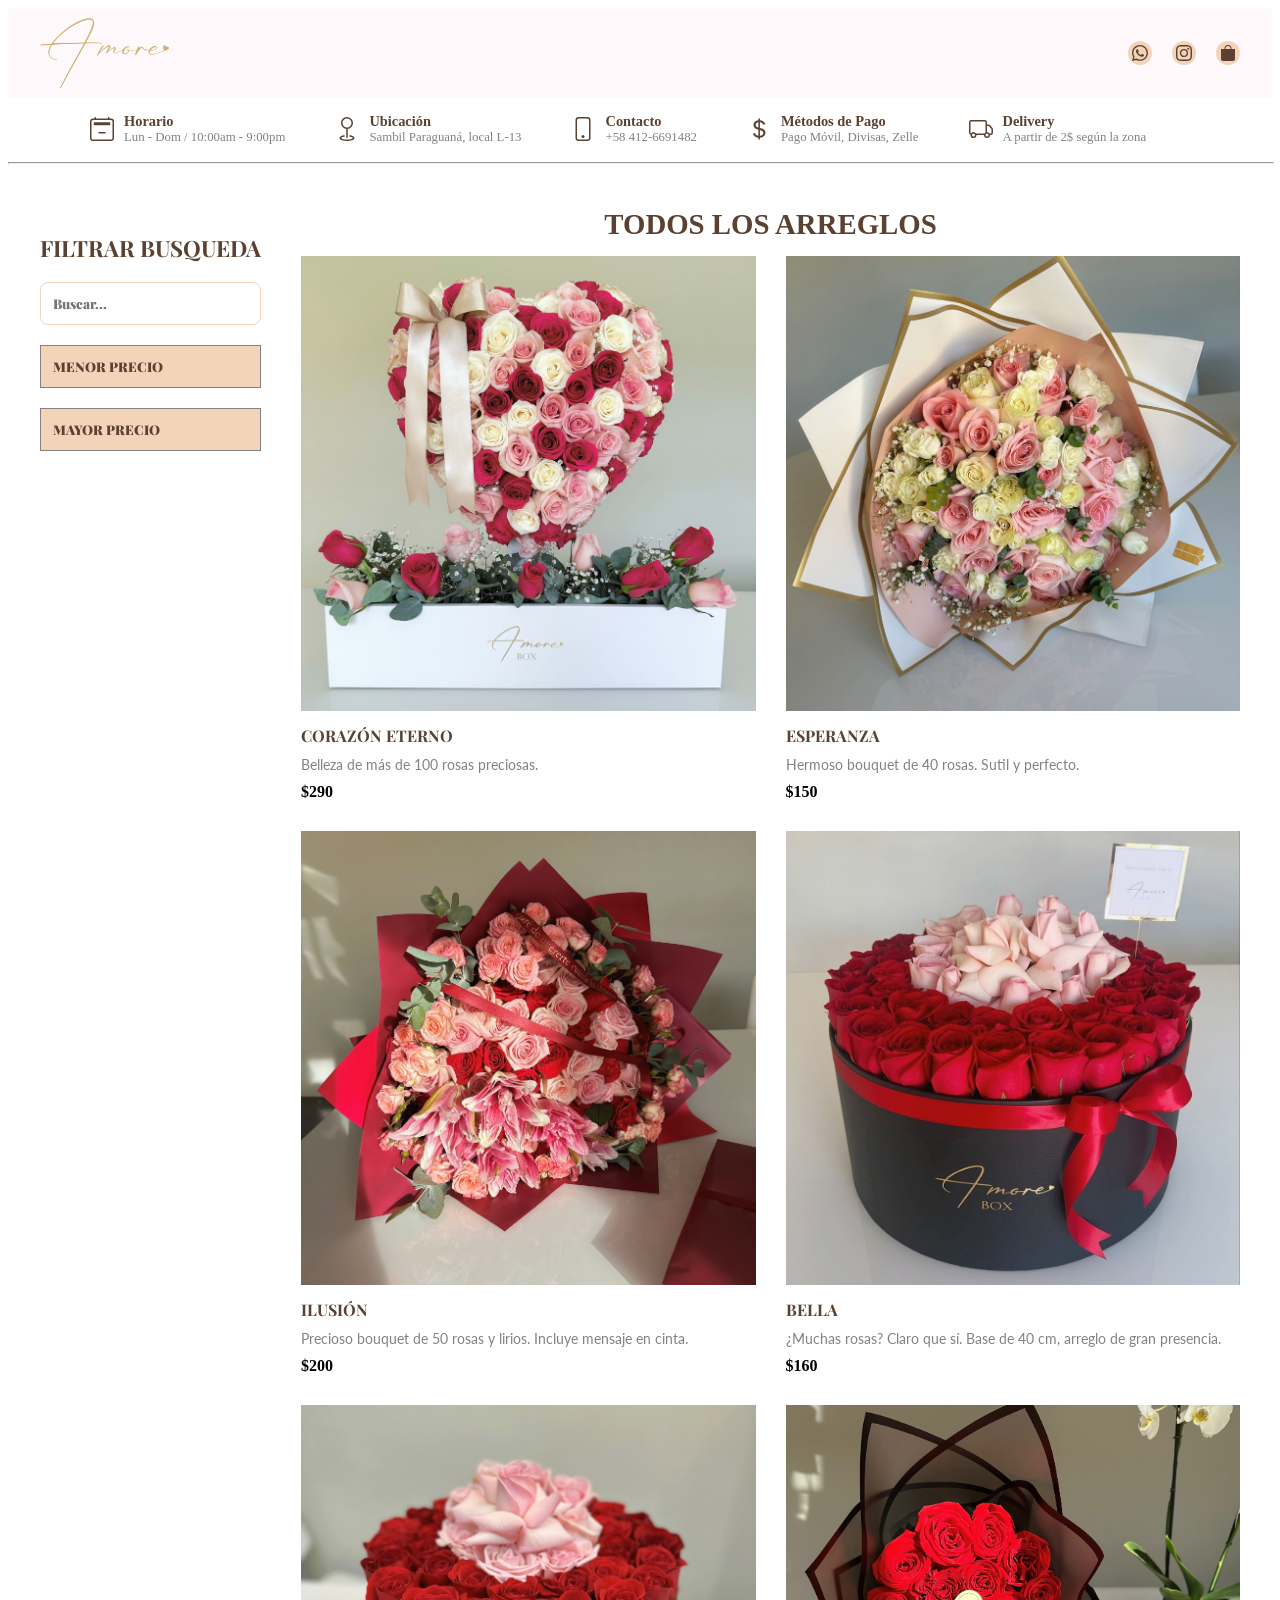
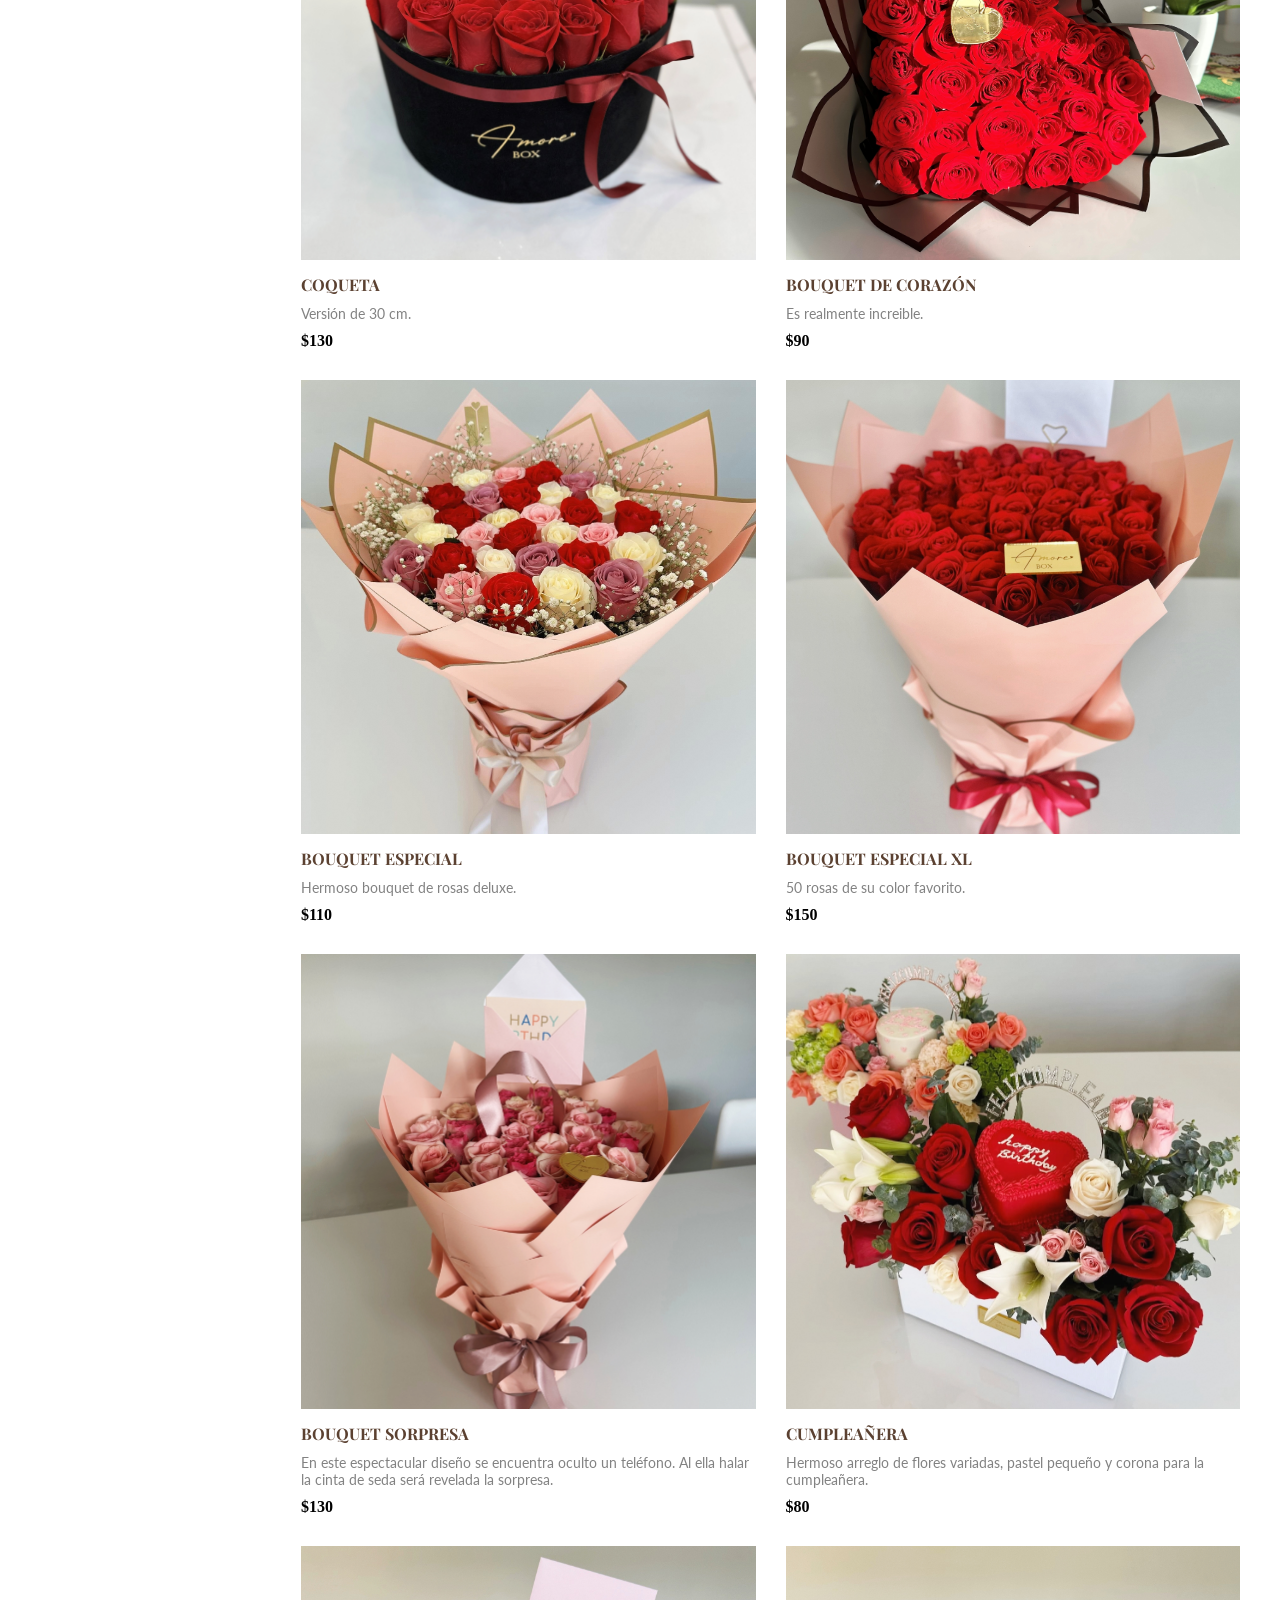
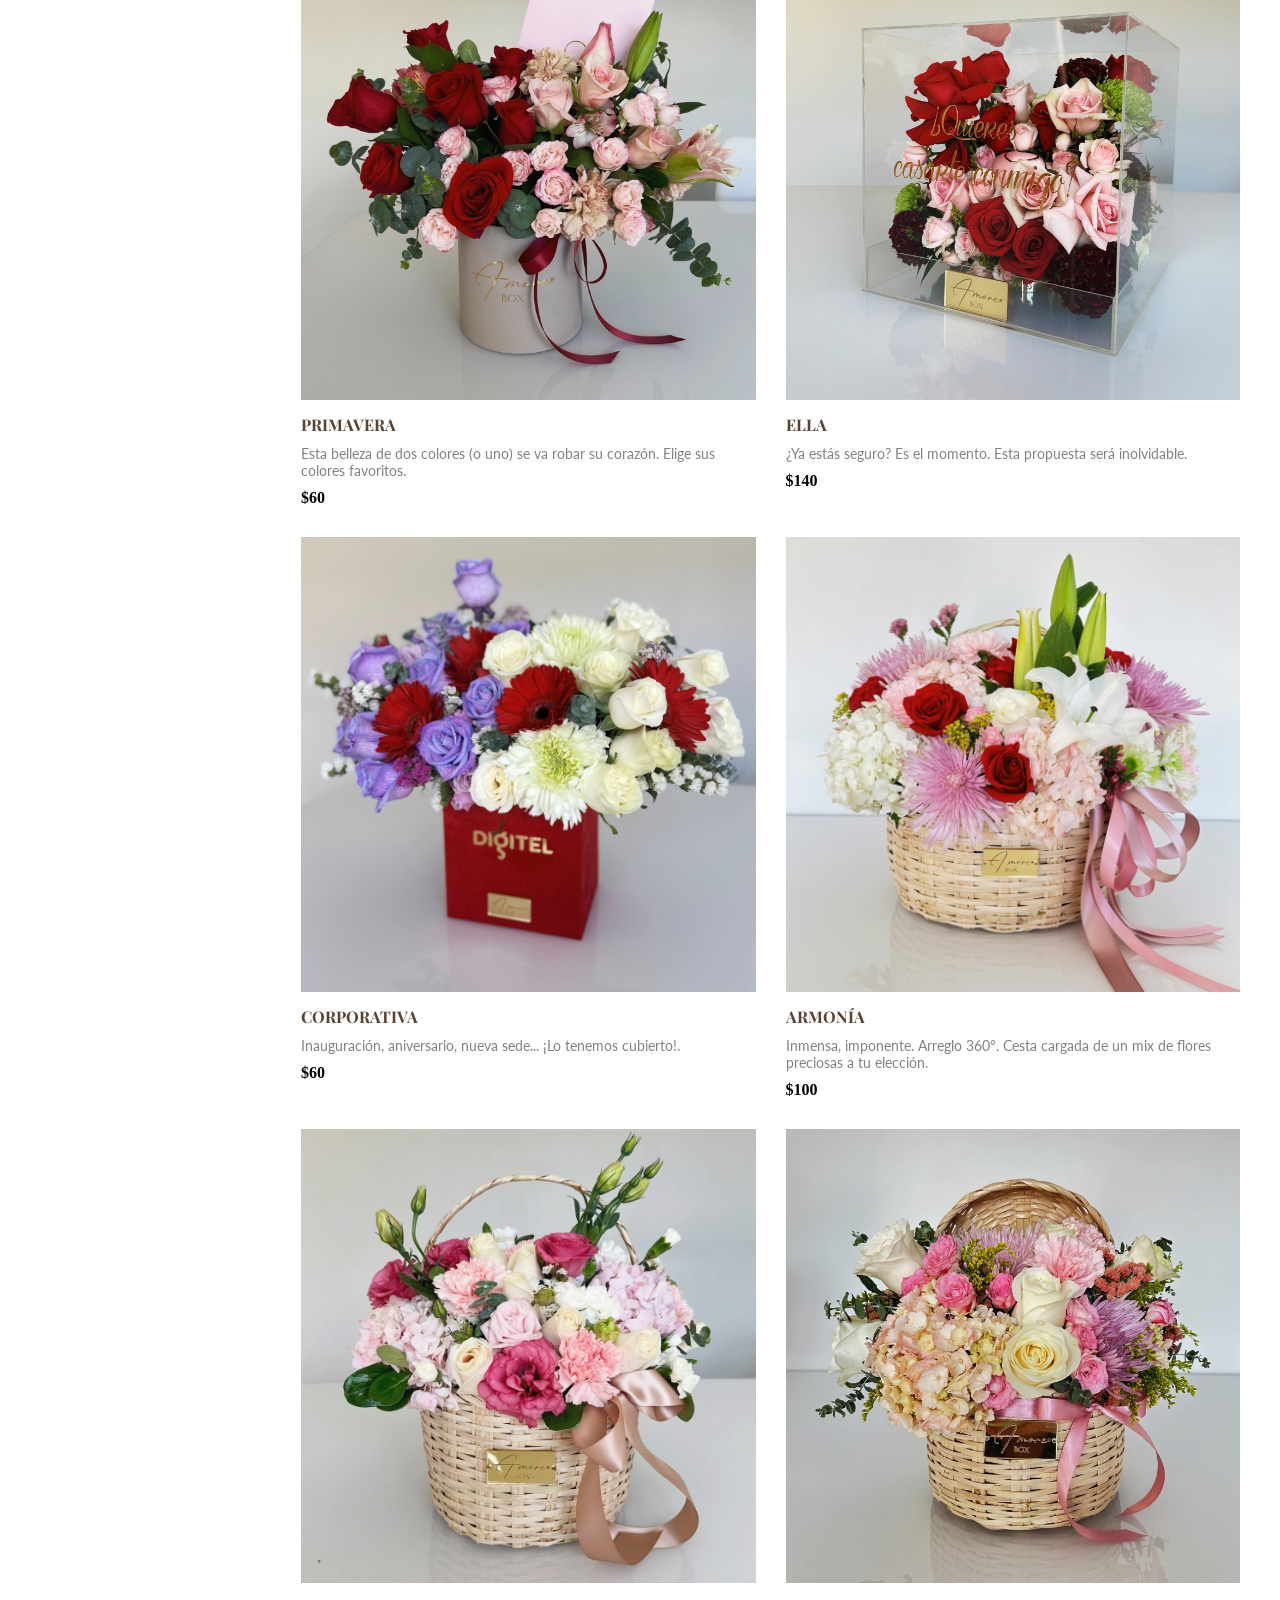
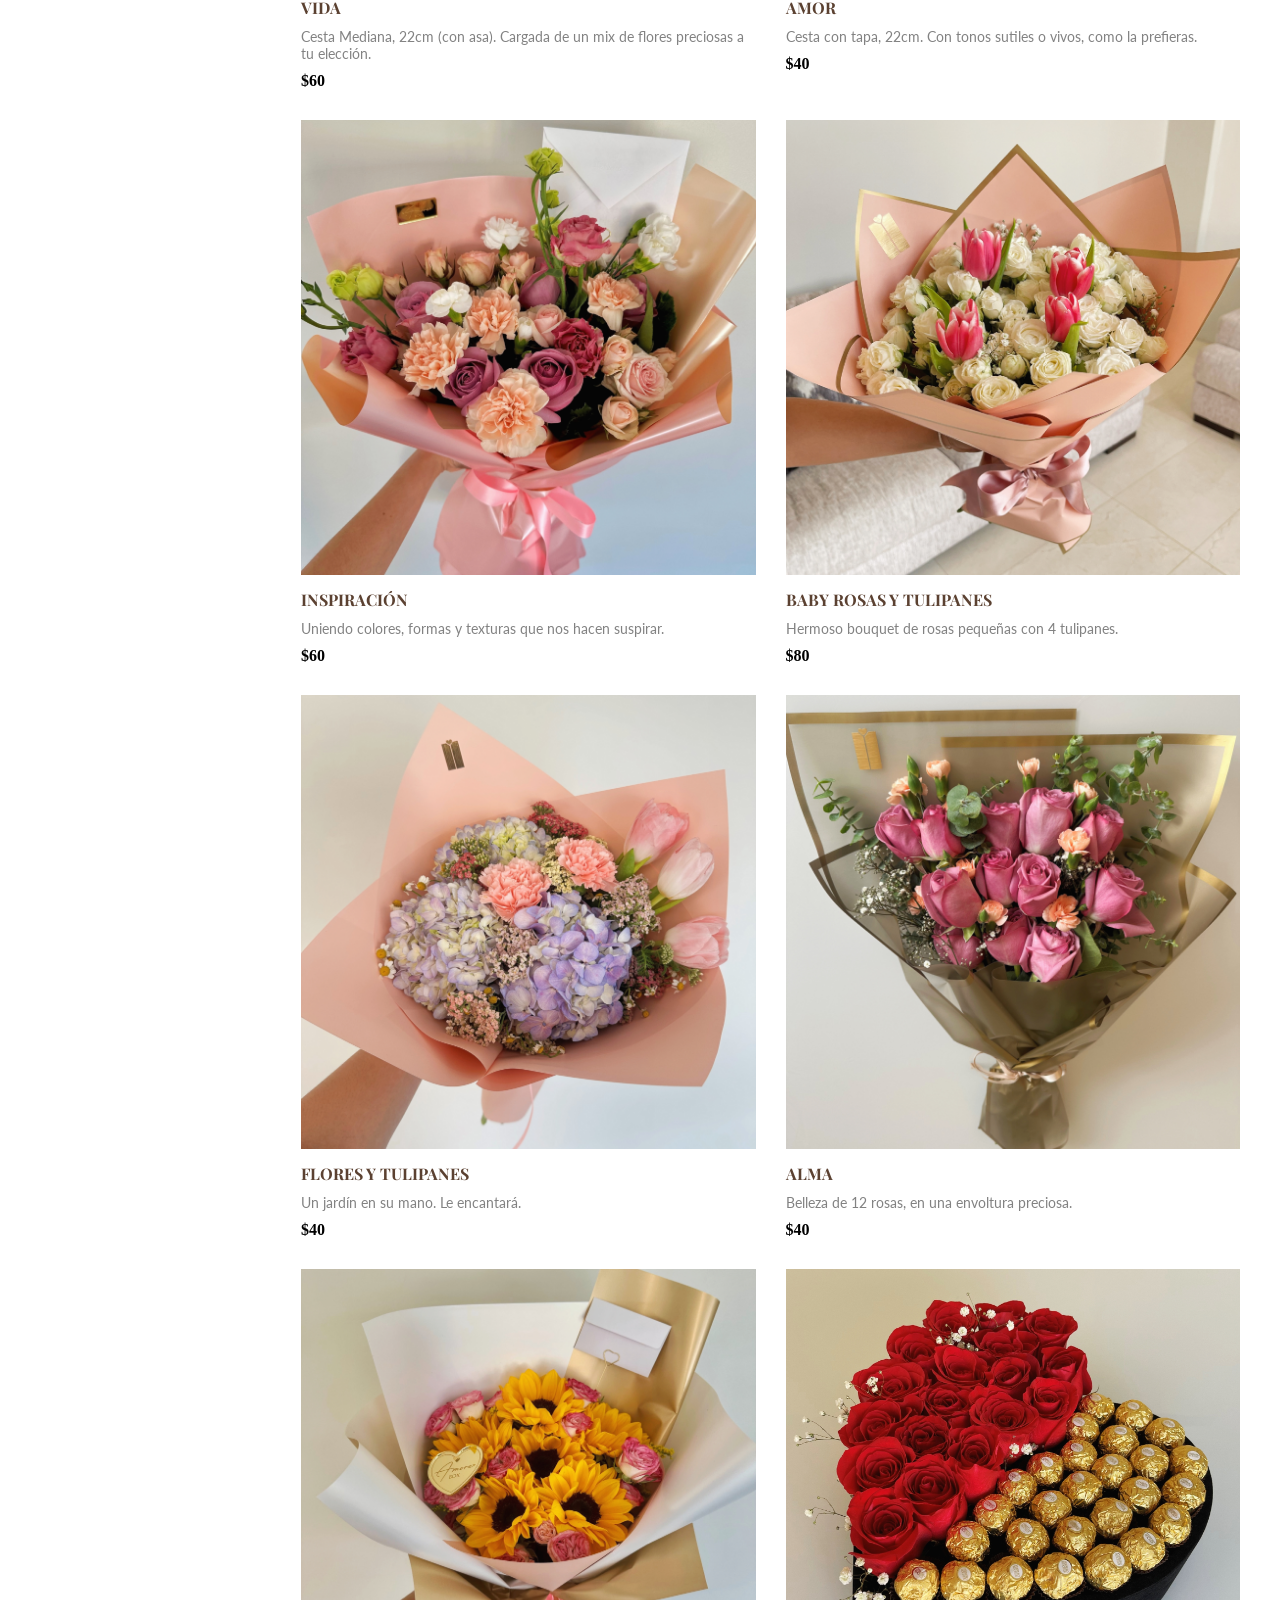
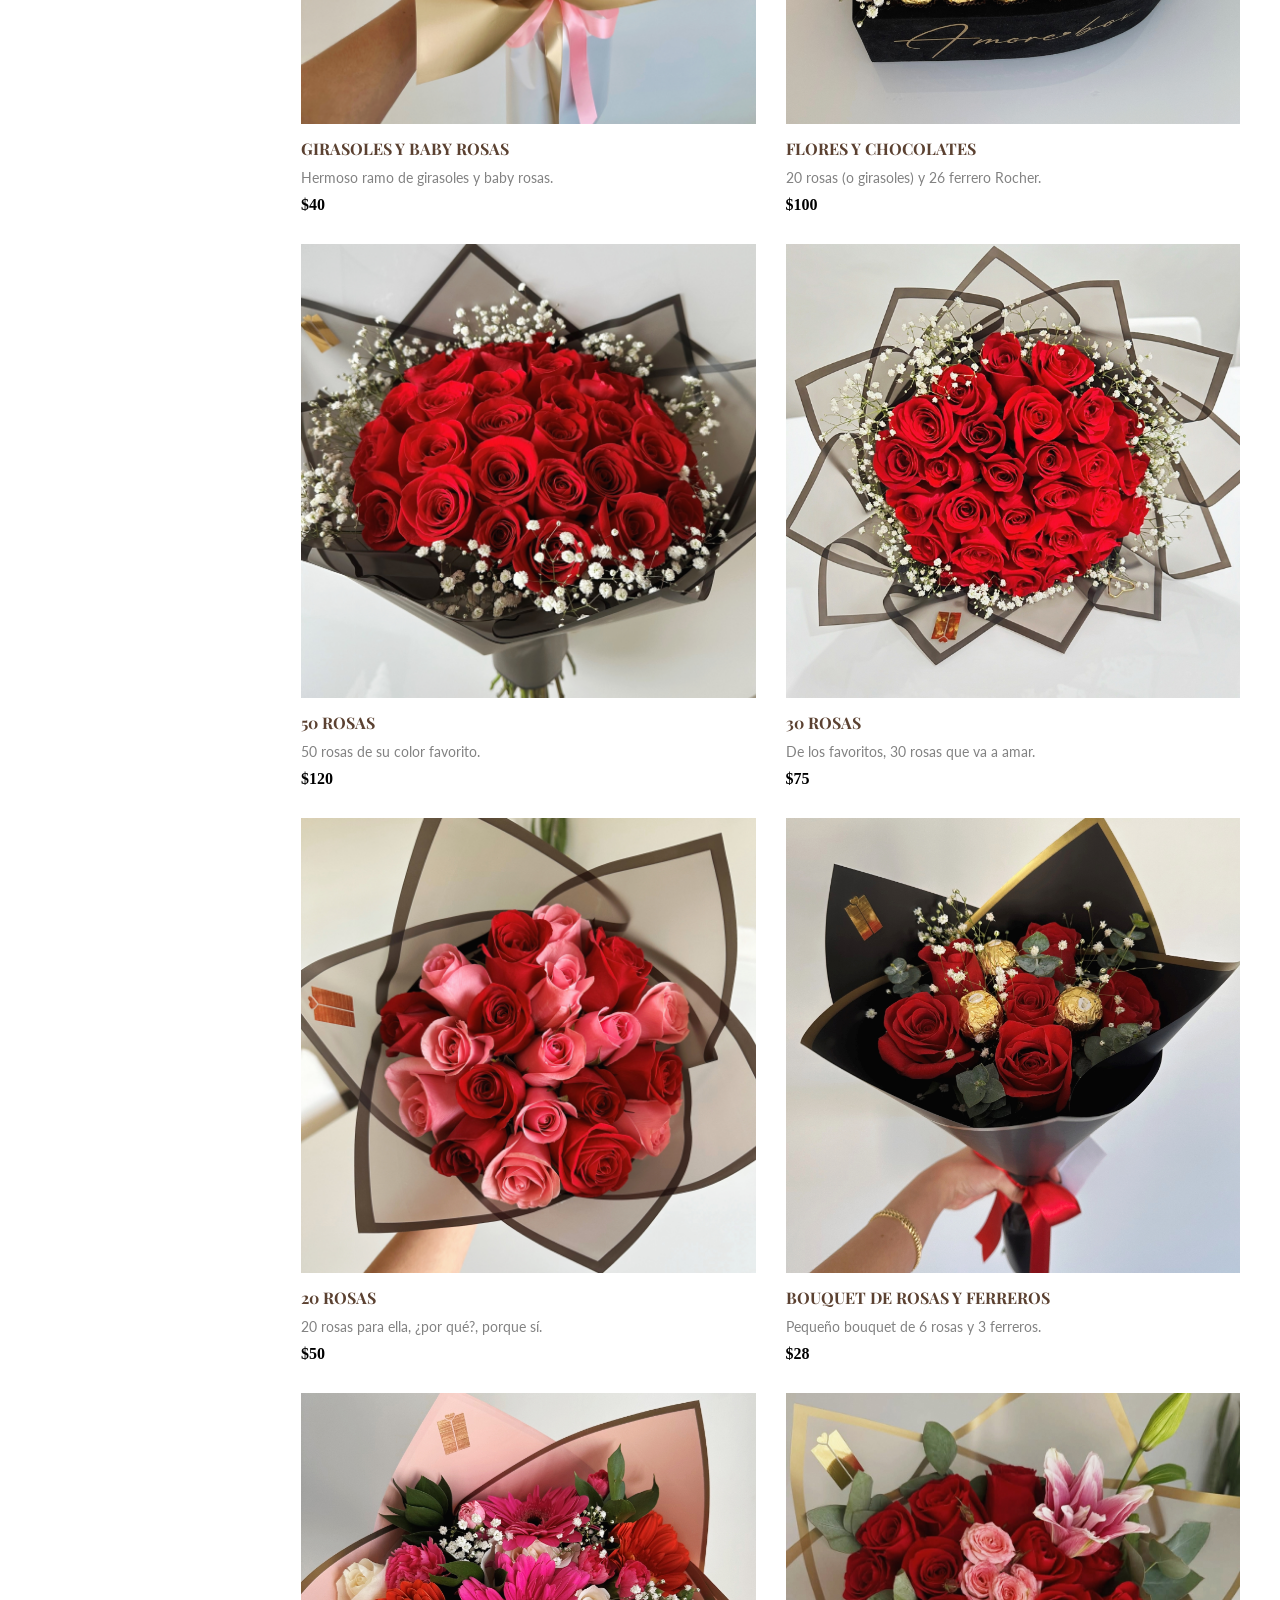
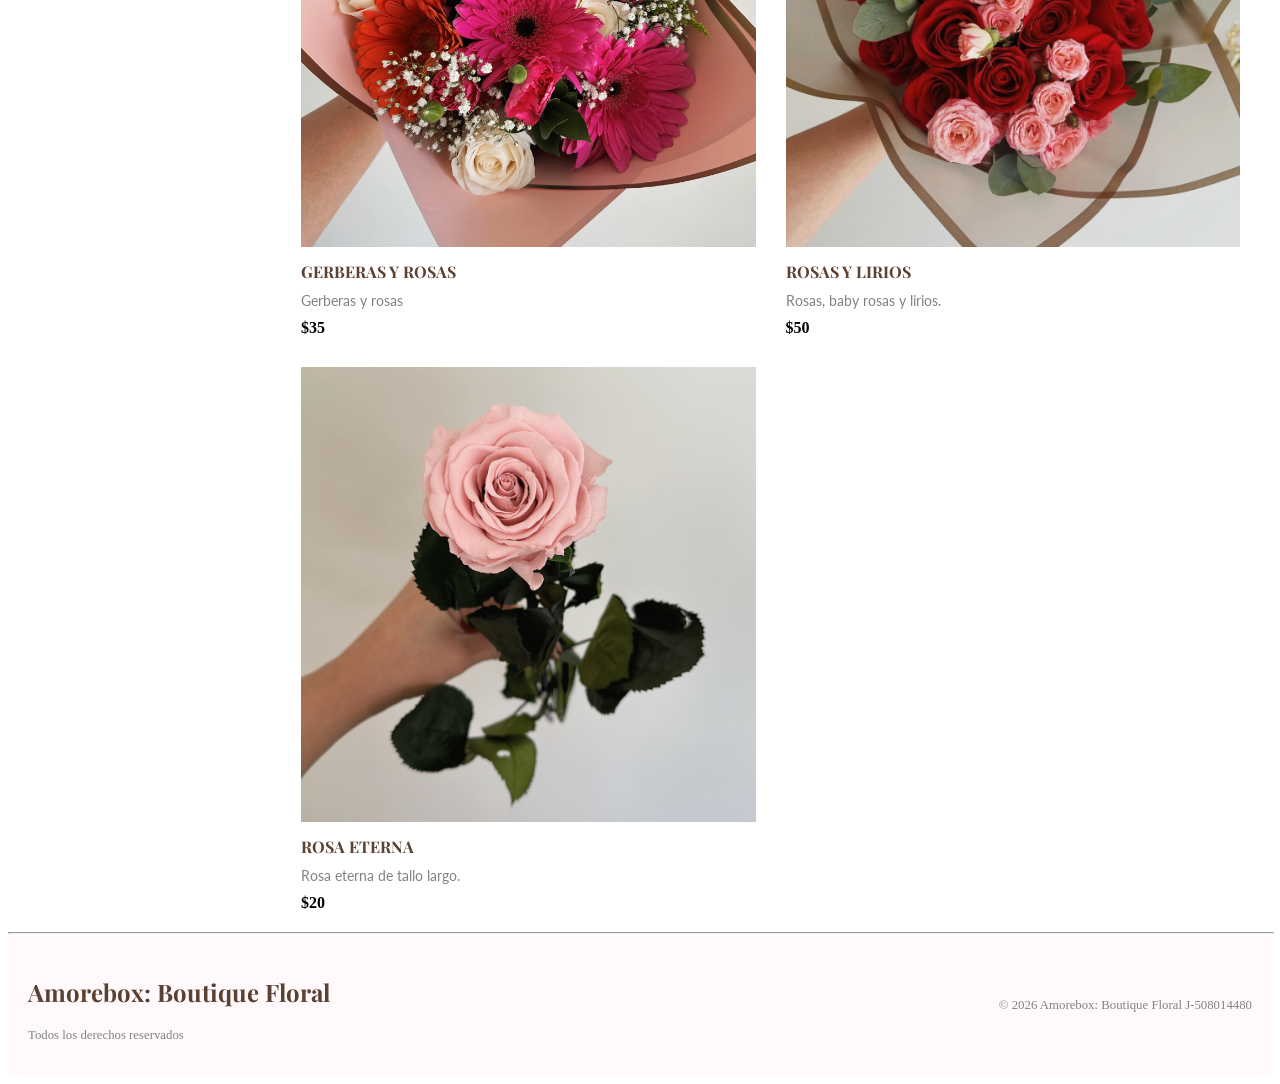
<file: catalogo arreglos.html>
<!DOCTYPE html>
<html lang="es-VE">
    <head>
        <meta charset="UTF-8">
        <meta http-equiv="X-UA-Compatible" content="IE=edge">
        <meta name="viewport" content="width=device-width, initial-scale=1.0">
        <title>Amorebox: Arreglos</title>
        <link rel="stylesheet" href="catalogo arreglos.css">    
    </head>

<body>
<header class="main-header"> <!-- Cabecera -->
    <nav class="container">
        <div class="header-left">
            <a href="index.html">
                <img src="Logo/Logo_1.png" class="logo-nav" alt="Amore Logo">
            </a>
        </div>

        <div class="header-right">
            <a href="https://wa.me/584126691482" class="nav-icon" aria-label="WhatsApp">
                <svg xmlns="http://www.w3.org/2000/svg" width="16" height="16" fill="currentColor" class="bi bi-whatsapp" viewBox="0 0 16 16">
  <path d="M13.601 2.326A7.85 7.85 0 0 0 7.994 0C3.627 0 .068 3.558.064 7.926c0 1.399.366 2.76 1.057 3.965L0 16l4.204-1.102a7.9 7.9 0 0 0 3.79.965h.004c4.368 0 7.926-3.558 7.93-7.93A7.9 7.9 0 0 0 13.6 2.326zM7.994 14.521a6.6 6.6 0 0 1-3.356-.92l-.24-.144-2.494.654.666-2.433-.156-.251a6.56 6.56 0 0 1-1.007-3.505c0-3.626 2.957-6.584 6.591-6.584a6.56 6.56 0 0 1 4.66 1.931 6.56 6.56 0 0 1 1.928 4.66c-.004 3.639-2.961 6.592-6.592 6.592m3.615-4.934c-.197-.099-1.17-.578-1.353-.646-.182-.065-.315-.099-.445.099-.133.197-.513.646-.627.775-.114.133-.232.148-.43.05-.197-.1-.836-.308-1.592-.985-.59-.525-.985-1.175-1.103-1.372-.114-.198-.011-.304.088-.403.087-.088.197-.232.296-.346.1-.114.133-.198.198-.33.065-.134.034-.248-.015-.347-.05-.099-.445-1.076-.612-1.47-.16-.389-.323-.335-.445-.34-.114-.007-.247-.007-.38-.007a.73.73 0 0 0-.529.247c-.182.198-.691.677-.691 1.654s.71 1.916.81 2.049c.098.133 1.394 2.132 3.383 2.992.47.205.84.326 1.129.418.475.152.904.129 1.246.08.38-.058 1.171-.48 1.338-.943.164-.464.164-.86.114-.943-.049-.084-.182-.133-.38-.232"/>
</svg>
            </a>
            <a href="https://www.instagram.com/amoreboxx" class="nav-icon" aria-label="Instagram">
                <svg xmlns="http://www.w3.org/2000/svg" width="16" height="16" fill="currentColor" class="bi bi-instagram" viewBox="0 0 16 16">
  <path d="M8 0C5.829 0 5.556.01 4.703.048 3.85.088 3.269.222 2.76.42a3.9 3.9 0 0 0-1.417.923A3.9 3.9 0 0 0 .42 2.76C.222 3.268.087 3.85.048 4.7.01 5.555 0 5.827 0 8.001c0 2.172.01 2.444.048 3.297.04.852.174 1.433.372 1.942.205.526.478.972.923 1.417.444.445.89.719 1.416.923.51.198 1.09.333 1.942.372C5.555 15.99 5.827 16 8 16s2.444-.01 3.298-.048c.851-.04 1.434-.174 1.943-.372a3.9 3.9 0 0 0 1.416-.923c.445-.445.718-.891.923-1.417.197-.509.332-1.09.372-1.942C15.99 10.445 16 10.173 16 8s-.01-2.445-.048-3.299c-.04-.851-.175-1.433-.372-1.941a3.9 3.9 0 0 0-.923-1.417A3.9 3.9 0 0 0 13.24.42c-.51-.198-1.092-.333-1.943-.372C10.443.01 10.172 0 7.998 0zm-.717 1.442h.718c2.136 0 2.389.007 3.232.046.78.035 1.204.166 1.486.275.373.145.64.319.92.599s.453.546.598.92c.11.281.24.705.275 1.485.039.843.047 1.096.047 3.231s-.008 2.389-.047 3.232c-.035.78-.166 1.203-.275 1.485a2.5 2.5 0 0 1-.599.919c-.28.28-.546.453-.92.598-.28.11-.704.24-1.485.276-.843.038-1.096.047-3.232.047s-2.39-.009-3.233-.047c-.78-.036-1.203-.166-1.485-.276a2.5 2.5 0 0 1-.92-.598 2.5 2.5 0 0 1-.6-.92c-.109-.281-.24-.705-.275-1.485-.038-.843-.046-1.096-.046-3.233s.008-2.388.046-3.231c.036-.78.166-1.204.276-1.486.145-.373.319-.64.599-.92s.546-.453.92-.598c.282-.11.705-.24 1.485-.276.738-.034 1.024-.044 2.515-.045zm4.988 1.328a.96.96 0 1 0 0 1.92.96.96 0 0 0 0-1.92m-4.27 1.122a4.109 4.109 0 1 0 0 8.217 4.109 4.109 0 0 0 0-8.217m0 1.441a2.667 2.667 0 1 1 0 5.334 2.667 2.667 0 0 1 0-5.334"/>
</svg>
            </a>
            <a href="bolsa de compra.html" class="nav-icon cart-icon" aria-label="Carrito">
                <svg xmlns="http://www.w3.org/2000/svg" width="16" height="16" fill="currentColor" class="bi bi-bag-fill" viewBox="0 0 16 16">
  <path d="M8 1a2.5 2.5 0 0 1 2.5 2.5V4h-5v-.5A2.5 2.5 0 0 1 8 1m3.5 3v-.5a3.5 3.5 0 1 0-7 0V4H1v10a2 2 0 0 0 2 2h10a2 2 0 0 0 2-2V4z"/>
</svg>
            </a>
        </div>
    </nav>
</header>


<main>

<section class="info-carousel-container"> <!-- Barra de Información (animada) -->
    <div class="info-carousel-track">

        <div class="info-item">
            <svg xmlns="http://www.w3.org/2000/svg" width="16" height="16" fill="currentColor" class="bi bi-calendar2-minus" viewBox="0 0 16 16">
  <path d="M5.5 10.5A.5.5 0 0 1 6 10h4a.5.5 0 0 1 0 1H6a.5.5 0 0 1-.5-.5"/>
  <path d="M3.5 0a.5.5 0 0 1 .5.5V1h8V.5a.5.5 0 0 1 1 0V1h1a2 2 0 0 1 2 2v11a2 2 0 0 1-2 2H2a2 2 0 0 1-2-2V3a2 2 0 0 1 2-2h1V.5a.5.5 0 0 1 .5-.5M2 2a1 1 0 0 0-1 1v11a1 1 0 0 0 1 1h12a1 1 0 0 0 1-1V3a1 1 0 0 0-1-1z"/>
  <path d="M2.5 4a.5.5 0 0 1 .5-.5h10a.5.5 0 0 1 .5.5v1a.5.5 0 0 1-.5.5H3a.5.5 0 0 1-.5-.5z"/>
             </svg> 
        <span class="info-content">
            <h3>Horario</h3>
            <p>Lun - Dom / 10:00am - 9:00pm</p>
        </span> 
        </div>

        <div class="info-item">    
            <svg xmlns="http://www.w3.org/2000/svg" width="16" height="16" fill="currentColor" class="bi bi-geo" viewBox="0 0 16 16">
  <path fill-rule="evenodd" d="M8 1a3 3 0 1 0 0 6 3 3 0 0 0 0-6M4 4a4 4 0 1 1 4.5 3.969V13.5a.5.5 0 0 1-1 0V7.97A4 4 0 0 1 4 3.999zm2.493 8.574a.5.5 0 0 1-.411.575c-.712.118-1.28.295-1.655.493a1.3 1.3 0 0 0-.37.265.3.3 0 0 0-.057.09V14l.002.008.016.033a.6.6 0 0 0 .145.15c.165.13.435.27.813.395.751.25 1.82.414 3.024.414s2.273-.163 3.024-.414c.378-.126.648-.265.813-.395a.6.6 0 0 0 .146-.15l.015-.033L12 14v-.004a.3.3 0 0 0-.057-.09 1.3 1.3 0 0 0-.37-.264c-.376-.198-.943-.375-1.655-.493a.5.5 0 1 1 .164-.986c.77.127 1.452.328 1.957.594C12.5 13 13 13.4 13 14c0 .426-.26.752-.544.977-.29.228-.68.413-1.116.558-.878.293-2.059.465-3.34.465s-2.462-.172-3.34-.465c-.436-.145-.826-.33-1.116-.558C3.26 14.752 3 14.426 3 14c0-.599.5-1 .961-1.243.505-.266 1.187-.467 1.957-.594a.5.5 0 0 1 .575.411"/>
            </svg>
        <span class="info-content">
            <h3>Ubicación</h3>
            <p>Sambil Paraguaná, local L-13</p>
        </span>
        </div>

        <div class="info-item">
            <svg xmlns="http://www.w3.org/2000/svg" width="16" height="16" fill="currentColor" class="bi bi-phone" viewBox="0 0 16 16">
  <path d="M11 1a1 1 0 0 1 1 1v12a1 1 0 0 1-1 1H5a1 1 0 0 1-1-1V2a1 1 0 0 1 1-1zM5 0a2 2 0 0 0-2 2v12a2 2 0 0 0 2 2h6a2 2 0 0 0 2-2V2a2 2 0 0 0-2-2z"/>
  <path d="M8 14a1 1 0 1 0 0-2 1 1 0 0 0 0 2"/>
            </svg>
        <span class="info-content">
            <h3>Contacto</h3>
            <p>+58 412-6691482</p>
        </span>
        </div>

        <div class="info-item">
            <svg xmlns="http://www.w3.org/2000/svg" width="16" height="16" fill="currentColor" class="bi bi-currency-dollar" viewBox="0 0 16 16">
  <path d="M4 10.781c.148 1.667 1.513 2.85 3.591 3.003V15h1.043v-1.216c2.27-.179 3.678-1.438 3.678-3.3 0-1.59-.947-2.51-2.956-3.028l-.722-.187V3.467c1.122.11 1.879.714 2.07 1.616h1.47c-.166-1.6-1.54-2.748-3.54-2.875V1H7.591v1.233c-1.939.23-3.27 1.472-3.27 3.156 0 1.454.966 2.483 2.661 2.917l.61.162v4.031c-1.149-.17-1.94-.8-2.131-1.718zm3.391-3.836c-1.043-.263-1.6-.825-1.6-1.616 0-.944.704-1.641 1.8-1.828v3.495l-.2-.05zm1.591 1.872c1.287.323 1.852.859 1.852 1.769 0 1.097-.826 1.828-2.2 1.939V8.73z"/>
</svg>
        <span class="info-content">
            <h3>Métodos de Pago</h3>
            <p>Pago Móvil, Divisas, Zelle</p>
        </span>
        </div>

        <div class="info-item">
            <svg xmlns="http://www.w3.org/2000/svg" width="16" height="16" fill="currentColor" class="bi bi-truck" viewBox="0 0 16 16">
  <path d="M0 3.5A1.5 1.5 0 0 1 1.5 2h9A1.5 1.5 0 0 1 12 3.5V5h1.02a1.5 1.5 0 0 1 1.17.563l1.481 1.85a1.5 1.5 0 0 1 .329.938V10.5a1.5 1.5 0 0 1-1.5 1.5H14a2 2 0 1 1-4 0H5a2 2 0 1 1-3.998-.085A1.5 1.5 0 0 1 0 10.5zm1.294 7.456A2 2 0 0 1 4.732 11h5.536a2 2 0 0 1 .732-.732V3.5a.5.5 0 0 0-.5-.5h-9a.5.5 0 0 0-.5.5v7a.5.5 0 0 0 .294.456M12 10a2 2 0 0 1 1.732 1h.768a.5.5 0 0 0 .5-.5V8.35a.5.5 0 0 0-.11-.312l-1.48-1.85A.5.5 0 0 0 13.02 6H12zm-9 1a1 1 0 1 0 0 2 1 1 0 0 0 0-2m9 0a1 1 0 1 0 0 2 1 1 0 0 0 0-2"/>
            </svg>
        <span class="info-content">
            <h3>Delivery</h3>
            <p>A partir de 2$ según la zona</p>
        </span>
        </div>
    </div> 
    <div aria-hidden="true" class="info-carousel-track">

        <div class="info-item">
            <svg xmlns="http://www.w3.org/2000/svg" width="16" height="16" fill="currentColor" class="bi bi-calendar2-minus" viewBox="0 0 16 16">
  <path d="M5.5 10.5A.5.5 0 0 1 6 10h4a.5.5 0 0 1 0 1H6a.5.5 0 0 1-.5-.5"/>
  <path d="M3.5 0a.5.5 0 0 1 .5.5V1h8V.5a.5.5 0 0 1 1 0V1h1a2 2 0 0 1 2 2v11a2 2 0 0 1-2 2H2a2 2 0 0 1-2-2V3a2 2 0 0 1 2-2h1V.5a.5.5 0 0 1 .5-.5M2 2a1 1 0 0 0-1 1v11a1 1 0 0 0 1 1h12a1 1 0 0 0 1-1V3a1 1 0 0 0-1-1z"/>
  <path d="M2.5 4a.5.5 0 0 1 .5-.5h10a.5.5 0 0 1 .5.5v1a.5.5 0 0 1-.5.5H3a.5.5 0 0 1-.5-.5z"/>
             </svg> 
        <span class="info-content">
            <h3>Horario</h3>
            <p>Lun - Dom / 10:00am - 9:00pm</p>
        </span> 
        </div>

        <div class="info-item">    
            <svg xmlns="http://www.w3.org/2000/svg" width="16" height="16" fill="currentColor" class="bi bi-geo" viewBox="0 0 16 16">
  <path fill-rule="evenodd" d="M8 1a3 3 0 1 0 0 6 3 3 0 0 0 0-6M4 4a4 4 0 1 1 4.5 3.969V13.5a.5.5 0 0 1-1 0V7.97A4 4 0 0 1 4 3.999zm2.493 8.574a.5.5 0 0 1-.411.575c-.712.118-1.28.295-1.655.493a1.3 1.3 0 0 0-.37.265.3.3 0 0 0-.057.09V14l.002.008.016.033a.6.6 0 0 0 .145.15c.165.13.435.27.813.395.751.25 1.82.414 3.024.414s2.273-.163 3.024-.414c.378-.126.648-.265.813-.395a.6.6 0 0 0 .146-.15l.015-.033L12 14v-.004a.3.3 0 0 0-.057-.09 1.3 1.3 0 0 0-.37-.264c-.376-.198-.943-.375-1.655-.493a.5.5 0 1 1 .164-.986c.77.127 1.452.328 1.957.594C12.5 13 13 13.4 13 14c0 .426-.26.752-.544.977-.29.228-.68.413-1.116.558-.878.293-2.059.465-3.34.465s-2.462-.172-3.34-.465c-.436-.145-.826-.33-1.116-.558C3.26 14.752 3 14.426 3 14c0-.599.5-1 .961-1.243.505-.266 1.187-.467 1.957-.594a.5.5 0 0 1 .575.411"/>
            </svg>
        <span class="info-content">
            <h3>Ubicación</h3>
            <p>Sambil Paraguaná, local L-13</p>
        </span>
        </div>

        <div class="info-item">
            <svg xmlns="http://www.w3.org/2000/svg" width="16" height="16" fill="currentColor" class="bi bi-phone" viewBox="0 0 16 16">
  <path d="M11 1a1 1 0 0 1 1 1v12a1 1 0 0 1-1 1H5a1 1 0 0 1-1-1V2a1 1 0 0 1 1-1zM5 0a2 2 0 0 0-2 2v12a2 2 0 0 0 2 2h6a2 2 0 0 0 2-2V2a2 2 0 0 0-2-2z"/>
  <path d="M8 14a1 1 0 1 0 0-2 1 1 0 0 0 0 2"/>
            </svg>
        <span class="info-content">
            <h3>Contacto</h3>
            <p>+58 412-6691482</p>
        </span>
        </div>

        <div class="info-item">
            <svg xmlns="http://www.w3.org/2000/svg" width="16" height="16" fill="currentColor" class="bi bi-currency-dollar" viewBox="0 0 16 16">
  <path d="M4 10.781c.148 1.667 1.513 2.85 3.591 3.003V15h1.043v-1.216c2.27-.179 3.678-1.438 3.678-3.3 0-1.59-.947-2.51-2.956-3.028l-.722-.187V3.467c1.122.11 1.879.714 2.07 1.616h1.47c-.166-1.6-1.54-2.748-3.54-2.875V1H7.591v1.233c-1.939.23-3.27 1.472-3.27 3.156 0 1.454.966 2.483 2.661 2.917l.61.162v4.031c-1.149-.17-1.94-.8-2.131-1.718zm3.391-3.836c-1.043-.263-1.6-.825-1.6-1.616 0-.944.704-1.641 1.8-1.828v3.495l-.2-.05zm1.591 1.872c1.287.323 1.852.859 1.852 1.769 0 1.097-.826 1.828-2.2 1.939V8.73z"/>
</svg>
        <span class="info-content">
            <h3>Métodos de Pago</h3>
            <p>Pago Móvil, Divisas, Zelle</p>
        </span>
        </div>

        <div class="info-item">
            <svg xmlns="http://www.w3.org/2000/svg" width="16" height="16" fill="currentColor" class="bi bi-truck" viewBox="0 0 16 16">
  <path d="M0 3.5A1.5 1.5 0 0 1 1.5 2h9A1.5 1.5 0 0 1 12 3.5V5h1.02a1.5 1.5 0 0 1 1.17.563l1.481 1.85a1.5 1.5 0 0 1 .329.938V10.5a1.5 1.5 0 0 1-1.5 1.5H14a2 2 0 1 1-4 0H5a2 2 0 1 1-3.998-.085A1.5 1.5 0 0 1 0 10.5zm1.294 7.456A2 2 0 0 1 4.732 11h5.536a2 2 0 0 1 .732-.732V3.5a.5.5 0 0 0-.5-.5h-9a.5.5 0 0 0-.5.5v7a.5.5 0 0 0 .294.456M12 10a2 2 0 0 1 1.732 1h.768a.5.5 0 0 0 .5-.5V8.35a.5.5 0 0 0-.11-.312l-1.48-1.85A.5.5 0 0 0 13.02 6H12zm-9 1a1 1 0 1 0 0 2 1 1 0 0 0 0-2m9 0a1 1 0 1 0 0 2 1 1 0 0 0 0-2"/>
            </svg>
        <span class="info-content">
            <h3>Delivery</h3>
            <p>A partir de 2$ según la zona</p>
        </span>
        </div>
    </div>    
</section>

<hr class="divider">

<main class="main-container">
    <section class="search"> <!-- Busqueda-->
        <h1>FILTRAR BUSQUEDA</h1>
        <div class="search-content">
            <input type="text" placeholder="Buscar...">
        </div>
        <div class="price-filters">
            <button class="btn-filter" onclick="sortByPrice('low')">MENOR PRECIO</button>
            <button class="btn-filter" onclick="sortByPrice('high')">MAYOR PRECIO</button>
        </div>
    </section>

    <div class="catalogo-content-wrapper">
    <section class="catalogo-header"> <!-- Todos los arreglos-->
        <h1>TODOS LOS ARREGLOS</h1>
    </section>

    <section class="catalogo-grid"> 
        <div class="product-card" data-price="290" onclick="openModal ('Corazón Eterno', 'Arreglos', '$290', 'Arreglos/image10.png')">
            <img src="Arreglos/image10.png" alt="Corazón Eterno">
            <div class="Product-info">
                <h3>CORAZÓN ETERNO</h3>
                <p>Belleza de más de 100 rosas preciosas.</p>
                <span class="price">$290</span>
            </div>
        </div>
        <div class="product-card" data-price="150" onclick="openModal ('Esperanza', 'Arreglos', '$150', 'Arreglos/image11.jpeg')">
            <img src="Arreglos/image11.jpeg" alt="Esperanza">
            <div class="Product-info">
                <h3>ESPERANZA</h3>
                <p>Hermoso bouquet de 40 rosas.  Sutil y perfecto.</p>
                <span class="price">$150</span>
            </div>
        </div>
        <div class="product-card" data-price="200" onclick="openModal ('Ilusión', 'Arreglos', '$200', 'Arreglos/image5.jpeg')">
            <img src="Arreglos/image5.jpeg" alt="ilusión">
            <div class="Product-info"> 
                <h3>ILUSIÓN</h3>
                <p>Precioso bouquet de 50 rosas y lirios.  Incluye mensaje en cinta.</p>
                <span class="price">$200</span>
            </div>
        </div>
        <div class="product-card" data-price="160" onclick="openModal ('Bella', 'Arreglos', '$160', 'Arreglos/image14.jpg')">
            <img src="Arreglos/image14.jpg" alt="Bella">
            <div class="Product-info">
                <h3>BELLA</h3>
                <p>¿Muchas rosas? Claro que sí.  Base de 40 cm, arreglo de gran presencia.</p>
                <span class="price">$160</span>
            </div>
        </div>
        <div class="product-card" data-price="130" onclick="openModal ('Coqueta', 'Arreglos', '$130', 'Arreglos/image17.jpg')">
            <img src="Arreglos/image17.jpeg" alt="Coqueta">
            <div class="Product-info">
                <h3>COQUETA</h3>
                <p>Versión de 30 cm.</p>
                <span class="price">$130</span>
            </div>
        </div>
        <div class="product-card" data-price="90" onclick="openModal ('Bouquet de Corazón', 'Arreglos', '$90', 'Arreglos/image18.jpeg')">
            <img src="Arreglos/image18.jpeg" alt="Bouquet de Corazón">
            <div class="Product-info">
                <h3>BOUQUET DE CORAZÓN</h3>
                <p>Es realmente increible.</p>
                <span class="price">$90</span>
            </div>
        </div>
        <div class="product-card" data-price="110" onclick="openModal ('Bouquet Especial', 'Arreglos', '$110', 'Arreglos/image19.JPG')">
            <img src="Arreglos/image19.JPG" alt="Bouquet Especial">
            <div class="Product-info">
                <h3>BOUQUET ESPECIAL</h3>
                <p>Hermoso bouquet de rosas deluxe.</p>
                <span class="price">$110</span>
            </div>
        </div>
        <div class="product-card" data-price="150" onclick="openModal ('Bouquet Especial XL', 'Arreglos', '$150', 'Arreglos/image25.jpeg')">
            <img src="Arreglos/image25.jpeg" alt="Bouquet Especial XL">
            <div class="Product-info">
                <h3>BOUQUET ESPECIAL XL</h3>
                <p>50 rosas de su color favorito.</p>
                <span class="price">$150</span>
            </div>
        </div>
        <div class="product-card" data-price="130" onclick="openModal ('Bouquet Sorpresa', 'Arreglos', '$130', 'Arreglos/image24.jpg')">
            <img src="Arreglos/image24.jpeg" alt="Bouquet Sorpresa">
            <div class="Product-info">
                <h3>BOUQUET SORPRESA</h3>
                <p>En este espectacular diseño se encuentra oculto un teléfono.  Al ella halar la cinta de seda será revelada la sorpresa.</p>
                <span class="price">$130</span>
            </div>
        </div>
        <div class="product-card" data-price="80" onclick="openModal ('Cumpleañera', 'Arreglos', '$80', 'Arreglos/image29.jpg')">
            <img src="Arreglos/image26.jpg" alt="Cumpleañera">
            <div class="Product-info">
                <h3>CUMPLEAÑERA</h3>
                <p>Hermoso arreglo de flores variadas, pastel pequeño y corona para la cumpleañera.</p>
                <span class="price">$80</span>
            </div>
        </div>
        <div class="product-card" data-price="80" onclick="openModal ('Primavera', 'Arreglos', '$60', 'Arreglos/image34.JPG')">
            <img src="Arreglos/image34.JPG" alt="Primavera">
            <div class="Product-info">
                <h3>PRIMAVERA</h3>
                <p>Esta belleza de dos colores (o uno) se va robar su corazón.  Elige sus colores favoritos.</p>
                <span class="price">$60</span>
            </div>
        </div>
        <div class="product-card" data-price="140" onclick="openModal ('Ella', 'Arreglos', '$140', 'Arreglos/image41.jpeg')">
            <img src="Arreglos/image41.jpeg" alt="Ella">
            <div class="Product-info">
                <h3>ELLA</h3>
                <p>¿Ya estás seguro? Es el momento.  Esta propuesta será inolvidable.</p>
                <span class="price">$140</span>
            </div>
        </div>
        <div class="product-card" data-price="60" onclick="openModal('Corporativa', 'Arreglos', '$60', 'Arreglos/image42.jpeg')">
            <img src="Arreglos/image42.jpeg" alt="Corporativa">
            <div class="Product-info">
                <h3>CORPORATIVA</h3>
                <p>Inauguración, aniversario, nueva sede... ¡Lo tenemos cubierto!.</p>
                <span class="price">$60</span>
            </div>
        </div>
        <div class="product-card" data-price="100" onclick="openModal('Armonía', 'Arreglos', '$100', 'Arreglos/image50.jpeg')">
            <img src="Arreglos/image50.jpeg" alt="Armonía">
            <div class="Product-info">
                <h3>ARMONÍA</h3>
                <p>Inmensa, imponente. Arreglo 360°.  Cesta cargada de un mix de flores preciosas a tu elección.</p>
                <span class="price">$100</span>
            </div>
        </div>
        <div class="product-card" data-price="60" onclick="openModal('Vida', 'Arreglos', '$60', 'Arreglos/image40.jpg')">
            <img src="Arreglos/image40.jpg" alt="Vida">
            <div class="Product-info">
                <h3>VIDA</h3>
                <p>Cesta Mediana, 22cm (con asa).  Cargada de un mix de flores preciosas a tu elección.</p>
                <span class="price">$60</span>
            </div>
        </div>
        <div class="product-card" data-price="40" onclick="openModal('Amor', 'Arreglos', '$40', 'Arreglos/image48.jpeg')">
            <img src="Arreglos/image48.jpeg" alt="Amor">
            <div class="Product-info">
                <h3>AMOR</h3>
                <p>Cesta con tapa, 22cm.  Con tonos sutiles o vivos, como la prefieras.</p>
                <span class="price">$40</span>
            </div>
        </div>
        <div class="product-card" data-price="60" onclick="openModal ('Inspiración', 'Arreglos', '$60', 'Arreglos/image56.jpeg')">
            <img src="Arreglos/image56.jpeg" alt="Inspiración">
            <div class="Product-info">
                <h3>INSPIRACIÓN</h3>
                <p>Uniendo colores, formas y texturas que nos hacen suspirar.</p>
                <span class="price">$60</span>
            </div>
        </div>
        <div class="product-card" data-price="80" onclick="openModal ('Baby Rosas y Tulipanes', 'Arreglos', '$80', 'Arreglos/image63.jpeg')">
            <img src="Arreglos/image63.jpeg" alt="Baby Rosas y Tulipanes">
            <div class="Product-info">
                <h3>BABY ROSAS Y TULIPANES</h3>
                <p>Hermoso bouquet de rosas pequeñas con 4 tulipanes.</p>
                <span class="price">$80</span>
            </div>
        </div>
        <div class="product-card" data-price="40" onclick="openModal ('Flores y Tulipanes', 'Arreglos', '$40', 'Arreglos/image62.jpeg')">
            <img src="Arreglos/image62.jpeg" alt="Flores y Tulipanes">
            <div class="Product-info">
                <h3>FLORES Y TULIPANES</h3>
                <p>Un jardín en su mano. Le encantará.</p>
                <span class="price">$40</span>
            </div>
        </div>
        <div class="product-card" data-price="40" onclick="openModal ('Alma', 'Arreglos', '$40', 'Arreglos/image66.jpeg')">
            <img src="Arreglos/image66.jpeg" alt="Alma">
            <div class="Product-info">
                <h3>ALMA</h3>
                <p>Belleza de 12 rosas, en una envoltura preciosa.</p>
                <span class="price">$40</span>
            </div>
        </div>
        <div class="product-card" data price="40" onclick="openModal ('Girasoles y baby rosas', 'Arreglos', '$40', 'Arreglos/image78.jpeg')">
            <img src="Arreglos/image78.jpeg" alt="Girasoles y baby rosas">
            <div class="Product-info">
                <h3>GIRASOLES Y BABY ROSAS</h3>
                <p>Hermoso ramo de girasoles y baby rosas.</p>
                <span class="price">$40</span>
            </div>
        </div>
        <div class="product-card" data-price="100" onclick="openModal ('Flores y chocolates', 'Arreglos', '$100', 'Arreglos/image80.jpeg')">
            <img src="Arreglos/image80.jpeg" alt="Flores y Ferreros">
            <div class="Product-info">
                <h3>FLORES Y CHOCOLATES</h3>
                <p>20 rosas (o girasoles) y 26 ferrero Rocher.</p>
                <span class="price">$100</span>
            </div>
        </div>
        <div class="product-card" data-price="120" onclick="openModal ('50 rosas', 'Arreglos', '$120', 'Arreglos/image72.jpeg')">
            <img src="Arreglos/image72.jpeg" alt="50 rosas">
            <div class="Product-info">
                <h3>50 ROSAS</h3>
                <p>50 rosas de su color favorito.</p>
                <span class="price">$120</span>
            </div>
        </div>
        <div class="product-card" data-price="75" onclick="openModal ('30 rosas', 'Arreglos', '$75', 'Arreglos/image73.JPG')">
            <img src="Arreglos/image73.JPG" alt="30 rosas">
            <div class="Product-info">
                <h3>30 ROSAS</h3>
                <p>De los favoritos, 30 rosas que va a amar.</p>
                <span class="price">$75</span>
            </div>
        </div>
        <div class="product-card" data-price="50" onclick="openModal ('20 rosas', 'Arreglos', '$50', 'Arreglos/image64.jpeg')">
            <img src="Arreglos/image64.jpeg" alt="20 rosas">
            <div class="Product-info">
                <h3>20 ROSAS</h3>
                <p>20 rosas para ella, ¿por qué?, porque sí.</p>
                <span class="price">$50</span>
            </div>
        </div>
        <div class="product-card" data-price="28" onclick="openModal ('Pequeño bouquet de rosas y ferreros', 'Arreglos', '$28', 'Arreglos/image70.jpeg')">
            <img src="Arreglos/image70.jpeg" alt="Pequeño bouquet de rosas y ferreros">
            <div class="Product-info">
                <h3>BOUQUET DE ROSAS Y FERREROS</h3>
                <p>Pequeño bouquet de 6 rosas y 3 ferreros.</p>
                <span class="price">$28</span>
            </div>
        </div>
        <div class="product-card" data-price="35" onclick="openModal ('Gerberas y Rosas', 'Arreglos', '$35', 'Arreglos/image69.jpeg')">
            <img src="Arreglos/image69.jpeg" alt="Gerberas y Rosas">
            <div class="Product-info">
                <h3>GERBERAS Y ROSAS</h3>
                <p>Gerberas y rosas</p>
                <span class="price">$35</span>
            </div>
        </div>
        <div class="product-card" data-price="50" onclick="openModal ('Rosas y lirios', 'Arreglos', '$50', 'Arreglos/image97.jpeg')">
            <img src="Arreglos/image97.jpg" alt="Rosas y lirios">
            <div class="Product-info">
                <h3>ROSAS Y LIRIOS</h3>
                <p>Rosas, baby rosas y lirios.</p>
                <span class="price">$50</span>
            </div>
        </div>
        <div class="product-card" data-price="20" onclick="openModal ('Rosa eterna de tallo largo', 'Arreglos', '$20', 'Arreglos/image87.jpg')">
            <img src="Arreglos/image87.jpg" alt="Rosa eterna de tallo largo">
            <div class="Product-info">
                <h3>ROSA ETERNA</h3>
                <p>Rosa eterna de tallo largo.</p>
                <span class="price">$20</span>
            </div>
        </div>
    </section>
    </div>
</main>


    <hr class="divider">

    <footer>
        <div class="footer-content">
            <div class="footer_left">
                <h2>Amorebox: Boutique Floral</h2>
                <p>Todos los derechos reservados</p>
            </div>
            <div class="footer_right">
                <p>© 2026 Amorebox: Boutique Floral J-508014480</p>
            </div>
        </div>
    </footer>


</body>
<div id="amore-modal-root" style="display: none;"></div>
<script src="catalogo arreglos.js"></script>
</html>
</file>
<file: styles.css>
@import url('https://fonts.googleapis.com/css2?family=Playfair+Display:wght@400;700&family=Lato:wght@300;400;700&display=swap');

:root {
    --marron-amore: #5B4131;
    --gris-info: #828282;
    --negro-precio: #000000;
    --rosa-boton: #F3D4B9;
    --rosa-nav: #FFF9FB;
    --fuente-elegante: 'Playfair Display', serif;
    --fuente-limpia: 'Lato', sans-serif;
    --transition: all 0.3s ease;
}


.main-header {
    background-color: var(--rosa-nav);
    padding: 5px 0;
    position: relative;
    top: 0;
    height: min-content;
    z-index: 1000;
}

.main-header .container {
    width: 90%;
    max-width: 1200px;
    margin: 0 auto;
    display: flex;
    justify-content: space-between; 
    align-items: center;
}

/* Logo */
.logo-nav {
    height: 70px;
    width: auto;
    display: block;
}

.header-right {
    display: flex;
    align-items: center;
    gap: 20px;
}

.nav-icon {
    color:#5B4131;
    transition: var(--transition);
    display: flex;
    align-items: center;
    padding: 8px;
    background-color: var(--rosa-boton);
    border-radius: 50%;
}

.nav-icon:hover {
    transform: translateY(-2px);
    background-color: #f8bd79;
}

.cart-icon {
    color:#5B4131;
    transition: var(--transition);
    display: flex;
    align-items: center;
    padding: 8px;
}

.divider {
    width: 100%;
    margin: 2px auto;
    height: 0.4px;
    background-color: #5B4131;
}

.info-carousel-container {
    background-color: #ffffff;
    padding: 15px 0;
    white-space: nowrap;
    position: relative;
    width: auto;
    max-width: 1200px;
    margin: 0 auto;
    display: flex;
    justify-content: space-between;
}

.info-carousel-track {
    display: flex;
    gap: 50px; 
    justify-content: space-between;
    padding-left: 50px;
    width: max-content;
}

.info-carousel-track[aria-hidden="true"] {
    display: none;
}

.info-item {
    display: flex;
    align-items: center;
    justify-content: center;
    justify-content: space-between;
    gap: 10px;
}

.info-item svg {
    color: var(--marron-amore);
    width: 24px;
    height: 24px;
}

.info-content h3 {
    font-size: 0.9rem;
    margin: 0;
    color: var(--marron-amore);
    font-weight: 600;
}

.info-content p {
    font-size: 0.8rem;
    margin: 0;
    color: var(--gris-info);
}

.categories {
    padding:60px 10%;
    display:flex;
    flex-direction:column;
    gap: 80px;
    
}

.category-row {
    display: flex;
    align-items: center;
    justify-content: space-between;
    gap: 30px;
    padding-left: 50px;
    margin: 0 auto;
}

.category-row-reverse {
    display: flex;
    align-items: center;
    justify-content: space-between;
    gap: 30px;
    padding-left: 8px;
    margin: 0 auto;
    flex-direction: row-reverse;
}

.categoryText {
    display: flex;
    flex-direction: column;
    gap: 10px;
    flex: 1;
    padding-left: 5px;
}

.categoryText h2 {
    font-size: 2.8rem;
    font-family: var(--fuente-elegante);
    color: var(--marron-amore);
    font-weight: 700;
    margin-bottom: 15px;
}

.categoryText p {
    font-size: 1.4rem;
    color: var(--gris-info);
    line-height: 1.6;
    margin-bottom: 15px;
}

.categoryImage {
    display: flex;
    align-items: center;
    flex: 1;
}

.categoryImage img {
    height: 400px;
    width: 435px;
    object-fit: cover;
    border-radius: 10px;
    box-shadow: 0 10px 20px rgba(0, 0, 0, 0.1);
}

.btn-ver {
    display: inline-block;
    width: fit-content;
    background-color: var(--rosa-boton);
    font-family: var(--fuente-elegante);
    font-size: 1.2rem;
    color: var(--marron-amore);
    font-weight: 700;
    text-decoration: none;
    padding: 10px 25px;
    border-radius: 8px;
    margin-top: 20px;
    box-shadow: 0 10px 20px rgba(0, 0, 0, 0.1);
}

.btn-ver:hover {
    background-color: #f8bd79;
    color: #33241b;
    transform: translateY(3px);
}

.best-sellers {
    padding-top: 100px;
    padding-bottom: 20px;
    padding-left: 50px;
}

.best-sellers h2 {
    font-size: 2.8rem;
    font-family: var(--fuente-elegante);
    color: var(--marron-amore);
    font-weight: 700;
    height: 70px;
    width: auto;
    display: block;
    text-align: left;
    margin: 0 auto;
    padding-left: 10px;
    padding-bottom: 20px;
}

.best-sellers h3{
    font-size: 1.3rem;
    font-family: var(--fuente-elegante);
    color: var(--marron-amore);
    font-weight: 700;
    margin-bottom: 5px;

}

.best-sellers p {
    font-size: 0.8rem;
    color: var(--gris-info);
    line-height: 1.6;
    margin-bottom: 10px;
}

.price {
    font-size: 1.0rem;
    color: var(--negro-precio);
    font-weight: 700;
    margin-bottom: 10px;
}

.products-grid {
    display: grid;
    grid-template-columns: repeat(3, 1fr);
    gap: 40px 30px;
    margin:0px auto;
    max-width: 900px;
    padding-left: 10px;
    padding-right: 5px;
}

.product-card {
    height: 90%;
    width: 90%;
}

.product-card:hover {
    transform: translateY(-5px);
}

.product-card img {
    width: 100%;
    border-radius: 10px;
    object-fit: cover;
    display: block;
}

.product-info {
    padding: 10px 10px 15px 0;
    margin-left: 10px;
}


.Conditions {
    justify-content: space-around;
    align-items: center;
    padding-left: 20px;
}

.Conditions-flowers-section {
    margin-bottom: 60px;
}

.Conditions h2 {
    font-size: 2.8rem;
    color: var(--marron-amore);
    font-weight: 700;
    font-family: var(--fuente-elegante);
    height: 70px;
    width: auto;
    display: flex;
    text-align: center;
    margin-top: 50px;
    padding-bottom: 10px;
    padding-left:5px;
    justify-content: space-around;
}

.Conditions-flowers-title {
    font-size: 1.3rem;
    font-family: var(--fuente-elegante);
    color: var(--marron-amore);
    font-weight: 700;
    margin-bottom: 5px;
    text-align: left;
    padding-left: 7px;
}

.Conditions-flowers-container {
    display: grid;
    gap: 20px;
    grid-template-columns: repeat(2, 1fr);
    justify-content: space-around;
}

.Conditions-bubble {
    display: flex;
    align-items: center;
    justify-content: space-around;
    gap: 10px;
    background-color: rgba(247, 168, 205, 0.13);
    border-radius: 15px;
    padding: 5px;
}

.Conditions-content {
    font-size: 1.0rem;
    font-family: var(--fuente-elegante);
    font-weight: 500;
    color: var(--marron-amore);
    line-height: 1.4;
    margin-bottom: 10px;
    margin-top: 10px;
    margin-right: 15px;
    text-align: left;
    justify-content: space-around;
    flex-wrap: wrap;
}

.Conditions-item {
    display: flex;
    align-items: center;
    justify-content: space-between;
    gap: 15px;
    max-width: 3000px;
    margin: 0 auto;
}

.Conditions-item svg {
    color: var(--marron-amore);
    width: 24px;
    height: 24px;
    flex-shrink: 0;
    padding-left: 10px;
}

.Conditions-item p {
    margin: 0;
    line-height: 1.4;
}

.Conditions-bags-title {
    font-size: 1.3rem;
    font-family: var(--fuente-elegante);
    color: var(--marron-amore);
    font-weight: 700;
    text-align: left;
    padding-left: 7px;
    margin-bottom: 0;
    padding-bottom: 0;
}

.Conditions-bags-container {
    display: grid;
    gap: 20px;
    grid-template-columns: repeat(2, 1fr);
    justify-content: space-around;
    margin-top: 0;
    padding-top: 0;
}

.Conditions-item-bag {
    display: flex;
    align-items: center;
    justify-content: space-between;
    gap: 15px;
    max-width: 3000px;
    margin: 0 auto;
    padding-left: 10px;
}

.Conditions-item-bag svg {
    color: var(--marron-amore);
    width: 24px;
    height: 24px;
    flex-shrink: 0;
    padding-left: 10px;
}

.Conditions-bags-section {
    margin-bottom: 60px;
    margin-top: 0;
}

.divider {
    width: 100%;
    margin: 2px auto;
    height: 0.4px;
    background-color: #5B4131;
}

.footer-content {
    display: flex;
    justify-content: space-between;
    align-items: center;    
    padding: 20px;
    padding-left: 5px;
    background-color: var(--rosa-nav);
    padding-top: 20px;
    height: min-content;
}

.footer-content h2 {
    color:#5B4131;
    font-family: var(--fuente-elegante);
}

.footer-content p {
    color: var(--gris-info);
    font-size: 0.8rem;
}

.footer_left {
    gap: 20px;
    padding-left: 20px;
}

.footer_right {
    gap: 20px;
    padding-right: 20px;
    padding-left: 20px;
    text-align: right;
}

@media (max-width: 768px) {
    
    * {
        box-sizing: border-box;
    }

    body {
    overflow-x: hidden; /* Corta cualquier contenido que intente salirse a la derecha */
    width: 100%;
    }

    .categoryText h2 {
        font-size: 2.0rem;
    }

    .category-row, .category-row-reverse {
        flex-direction: column;
        gap: 15px;
        text-align: center;
        padding-left: 5px;
        padding-right: 5px;
        width: 100%;
    }

    .categoryImage img {
        width: 100%;
        height: auto;
    }

    .info-carousel-container {
        width: 100%;
        overflow: hidden;
    }
    
    .info-carousel-track {
        animation: spin 20s infinite linear;
    }

    .info-carousel-track[aria-hidden="true"] {
        display: flex;

    }

     @keyframes spin {
            from {translate: 0;}
            to {translate: -100%;}
        }

    .btn-ver {
        width: auto;
        align-items: center;
        justify-content: center;  
    }

    .best-sellers {
        padding-left: 10px;
    }

    .best-sellers h2{
        text-align: center;
        padding-left: 0;
        padding-bottom: 20px;
    }
    
    .products-grid {
        grid-template-columns: 1fr 1fr;
        gap: 15px;
        text-align: center;
        padding-left: 5px;
        width: 100%;
    }

    .main-header {
        width: 100%;
        flex-direction: row;
        padding: 5px 10px;
        box-sizing: border-box;
    }

    .logo-nav {
        height: 50px;
    }

    .header-right {
        display: flex;
        gap: 10px;
    }

    .info-carousel-track {
        display: flex;
        gap: 50px;
        justify-content: space-between;
    }

    .Conditions {
        padding-left: 10px;
    }

    .Conditions h2 {
        font-size: 1.8rem;
        text-align: left;
        margin-bottom: 0;
        padding-left: 0px;
    }

    .Conditions-flowers-container {
        grid-template-columns: repeat(1, 1fr);
        width: 100%;
        padding: 0 10px;
        box-sizing: border-box;
    }

    .Conditions-bags-container {
        grid-template-columns: repeat(1, 1fr);
        width: 100%;
        padding: 0 10px;
        box-sizing: border-box;
    }

    .footer-content {
        gap: 20px;
        flex-direction: column;
        justify-content: center;
    }

    .footer_left p {
        gap: 10px;
        text-align: center;
    }

    .footer_right p {
        padding-left: 20px;
        text-align: center;
        justify-items: center;
        padding-right: 0;
        font-size: 0.8rem;
    }
}
</file>
<file: bolsa de compra.css>
@import url('https://fonts.googleapis.com/css2?family=Playfair+Display:wght@400;700&family=Lato:wght@300;400;700&display=swap');

:root {
    --marron-amore: #5B4131;
    --gris-info: #828282;
    --negro-precio: #000000;
    --rosa-boton: #F3D4B9;
    --verde-boton:#9ad0AD;
    --rosa-nav: #FFF9FB;
    --fuente-elegante: 'Playfair Display', serif;
    --fuente-limpia: 'Lato', sans-serif;
    --transition: all 0.3s ease;
}

body {
    background-color: #ffffff;
    font-family: var(--fuente-elegante);
    color: var(--marron-amore); 
    margin: 0;
    min-height: 100vh;
    display: flex;
    flex-direction: column;
}

.main-header {
    background-color: #ffffff;
    padding: 20px 20px;
    justify-content: space-between;
    position: relative;
    top: 0;
    height: min-content;
    z-index: 1000;
    margin-left: 10px;
    margin-right: 10px;
}

.main-header .container {
    justify-content: space-between;
    align-items: center;
    display: flex;
}

.header-right {
    display: flex;
    align-items: right;
    padding-right: 5px;
    gap: 20px;
}

.nav-icon {
    color:#5B4131;
    display: flex;
    align-items: center;
    padding: 8px;
    size: 1.5rem;
}

.nav-icon:hover {
    transform: translateY(-2px);
    background-color: #f8bd79;
    border-radius: 50%;
}

.header-left p {
    color: var(--marron-amore);
    font-size: 1.5rem;
    font-weight: 700;
    text-decoration: none;
    display: inline-block;
}

.header-left p:hover {
    color: #f8bd79;
}

.cart-container h1 {
    font-size: 1.8rem;
    color: var(--marron-amore);
    font-weight: 700;
    margin-bottom: 15px;
    text-transform: uppercase;
    text-align: left;
    padding-left: 50px;
}

.cart-content {
    display: grid;
    grid-template-columns: 1fr 100px;
    gap: 40px;
    align-items: start;
    padding-left: 100px;
}

.cart-item {
    display: flex;
    align-items: center;
    padding: 20px 0;
    gap: 20px;
}

.cart-item-info {
    display: flex;
    justify-content: space-between;
    align-items: center;
}

.cart-item-image img {
    width: 150px;
    height: 150px;
    object-fit: cover;
    border-radius: 4px;
}

.cart-item-info h3 {
    font-family: var(--fuente-elegante);
    font-size: 1.2rem;
    margin: 0 0 15ppx 0;
    letter-spacing: 1px;
    color: var(--marron-amore);
    font-weight: 700;
}

.quantity-selector {
    display: flex;
    align-items: center;
    gap: 10px;
    width: fit-content;
    margin-bottom: 15px;
    padding: 5px 10px;
}

.quantity-selector button {
    background: var(--rosa-boton);
    border-radius: 4px;
    border: none;
    padding: 5px 12px;
    font-family: var(--fuente-limpia);
    color: var(--marron-amore);
    size: 1.2rem;
    cursor: pointer;
}

.quantity-selector button:hover {
    background-color: #f8bd79;
    color:var(--marron-amore);
    border-radius: 4px;
}

.quantity-selector input {
    width: 40px;
    text-align: center;
    border: none;
    font-family: var(--fuente-limpia);
    -moz-appearance: textfield;
     appearance: textfield;
}

.quantity-selector input::-webkit-outer-spin-button,
.quantity-selector input::-webkit-inner-spin-button {
    -webkit-appearance: none;
}

.btn-remove {
    background: none;
    border: none;
    color: var(--gris-info);
    font-family: var(--fuente-limpia);
    cursor: pointer; 
    font-size: 1.0rem;
    padding: 0;
}

.item-price {
    font-family: var(--fuente-elegante);
    font-weight: 700;
    font-size: 1.1rem;
    color: var(--negro-precio);
}

.cart-total {
    display: none; /* Cambiar esto para mostrarlo solo cuando se agreguen productosal carrito, de querer verlo solo cambia "none" a "grid" */
    grid-template-columns: 1fr 300px;
    gap: 40px;
    align-items: start;
    padding-left: 100px;
}


.cart-total h2 {
    font-family: var(--fuente-elegante);
    font-size: 1.5rem;
    margin-bottom: 10px;
    color: var(--marron-amore);
    font-weight: 700;
}

.cart-total .price {
    font-family: var(--fuente-elegante);
    display: flex;
    font-size: 1.3rem;
    font-weight: 500;
}

.btn-primary {
    width: 21%;
    background-color: var(--verde-boton);
    color:var(--marron-amore);
    font-family: var(--fuente-elegante);
    font-weight: 700;
    font-size: 1.2rem;
    border: none;
    border-radius: 8px;
    box-shadow: 0 10px 20px rgba(0, 0, 0, 0.1);
    transition: var(--transition);
    cursor: pointer;
    padding: 12px;
    padding-left: 0;
    margin-top: 20px;
    margin-bottom: 50px;
}


.btn-primary:hover {
    background-color: #75a887;
    color: #33241b;
    transform: translateY(3px);
    margin-bottom: 50px;
}



@media screen and (max-width: 768px) {

    body {
    overflow-x: hidden; /* Corta cualquier contenido que intente salirse a la derecha */
    width: 100%;
    }

   .main-header {
        width: 100%;
        flex-direction: row;
        padding-left: 5px;
        padding-right: 5px;
        gap: 10px;
        justify-content: space-around;
    }

    .container {
        width: 100%;
        max-width: 1200px;
        margin: 5px auto;
        justify-content: space-around;
        align-items: center;
    }

    .header-left p {
        font-size: 1.0rem;
        padding-left: 5px;
    }

    .header-right {
        display: flex;
        gap: 10px;
        padding-right: 15px;
    }

    .nav-icon {
        padding: 8px;
        size: 0.5rem;
    }

    .cart-container {
        padding: 10px;
        width: 100%;
        max-width: 1200px;
        margin: 5px auto;
        justify-content: space-around;
    }

    .cart-container h1 {
        font-size: 1.5rem;
        margin-bottom: 15px;
        padding: 10px;
        text-align: left;
    }

    .cart-content {
        display: grid;
        grid-template-columns: 1fr;
        gap: 20px;
        align-items: start;
        padding-right: 20px;
        padding-left: 10px; 
    }

    .cart-item {
        display: flex;
        align-items: center;
        padding: 10px 0;
        gap: 10px;
    }

    .cart-item-image img {
        width: 80px;
        height: 80px;
        object-fit: cover;
        border-radius: 4px;
    }

    .cart-item-info {
        display: flex;
        justify-content: space-between;
        align-items: center;
    }

    .cart-item-info h3 {
        font-family: var(--fuente-elegante);
        font-size: 1.1rem;
        margin: 0 0 15ppx 0;
        letter-spacing: 1px;
        color: var(--marron-amore);
        font-weight: 700;
    }

    .quantity-selector {
        display: flex;
        align-items: center;
        gap: 10px;
        width: fit-content;
        margin-bottom: 15px;
        padding: 5px 10px;
    }

    .quantity-selector button {
        background: var(--rosa-boton);
        border-radius: 4px;
        border: none;
        padding: 5px 12px;
        font-family: var(--fuente-limpia);
        color: var(--marron-amore);
        size: 1.2rem;
        cursor: pointer;
    }

    .quantity-selector button:hover {
        background-color: #f8bd79;
        color:var(--marron-amore);
        border-radius: 4px;
    }

    .quantity-selector input {
        width: 40px;
        text-align: center;
        border: none;
        font-family: var(--fuente-limpia);
        -moz-appearance: textfield;
         appearance: textfield;
    }

    .quantity-selector input::-webkit-outer-spin-button,
    .quantity-selector input::-webkit-inner-spin-button {
        -webkit-appearance: none;
    }

    .btn-remove {
        background: none;
        border: none;
        color: var(--gris-info);
        font-family: var(--fuente-limpia);
        cursor: pointer; 
        font-size: 0.8rem;
        padding: 0
    }

    .item-price {
        font-family: var(--fuente-elegante);
        font-weight: 700;
        font-size: 1.1rem;
        color: var(--negro-precio);
    }

    .cart-total {
        display: none; /* Cambiar esto para mostrarlo solo cuando se agreguen productosal carrito, de querer verlo solo cambia "none" a "grid" */
        grid-template-columns: 1fr;
        gap: 20px;
        align-items: start;
        padding-right: 30px;
        padding-left: 30px;
        width: 90%;
    }

    .cart-total h2 {
        font-size: 1.3rem;
    }

    .cart-total .price {
        font-size: 1.0rem;
    }

    .btn-primary {
        width: 100%;
        font-size: 1.0rem;
        padding: 12px;
        margin-top: 25px;
        align-items: right;
        margin-bottom: 50px;
    }
}
</file>
<file: catalogo arreglos.css>
@import url('https://fonts.googleapis.com/css2?family=Playfair+Display:wght@400;700&family=Lato:wght@300;400;700&display=swap');

:root {
    --marron-amore: #5B4131;
    --gris-info: #828282;
    --negro-precio: #000000;
    --rosa-boton: #F3D4B9;
    --rosa-nav: #FFF9FB;
    --fuente-elegante: 'Playfair Display', serif;
    --fuente-limpia: 'Lato', sans-serif;
    --transition: all 0.3s ease;
}


.main-header {
    background-color: var(--rosa-nav);
    padding: 10px 0;
    position: relative;
    top: 0;
    height: min-content;
    z-index: 1000;
}

.main-header .container {
    width: 100%;
    max-width: 1200px;
    margin: 0 auto;
    display: flex;
    justify-content: space-between; 
    align-items: center;
}

/* Logo */
.logo-nav {
    height: 70px;
    width: auto;
    display: block;
}

.header-right {
    display: flex;
    align-items: center;
    gap: 20px;
}

.nav-icon {
    color:#5B4131;
    transition: var(--transition);
    display: flex;
    align-items: center;
    size: 4px;
    padding: 4px;
    background-color: var(--rosa-boton);
    border-radius: 50%;
}

.nav-icon:hover {
    transform: translateY(-2px);
    background-color: #f8bd79;
}

.cart-icon {
    color:#5B4131;
    transition: var(--transition);
    display: flex;
    size: 4px;
    align-items: center;
    padding: 4px;
}

.divider {
    width: 100%;
    margin: 2px auto;
    height: 0.4px;
    background-color: #5B4131;
}

.info-carousel-container {
    background-color: #ffffff;
    padding: 15px 0;
    white-space: nowrap;
    position: relative;
    width: auto;
    max-width: 1200px;
    margin: 0 auto;
    display: flex;
    justify-content: space-between;
}

.info-carousel-track {
    display: flex;
    gap: 50px; 
    justify-content: space-between;
    padding-left: 50px;
    width: max-content;
    animation: carousel-track 20s linear infinite;
}

.info-carousel-track[aria-hidden="true"] {
    display: none;
}

.info-item {
    display: flex;
    align-items: center;
    justify-content: center;
    justify-content: space-between;
    gap: 10px;
}

.info-item svg {
    color: var(--marron-amore);
    width: 24px;
    height: 24px;
}

.info-content h3 {
    font-size: 0.9rem;
    margin: 0;
    color: var(--marron-amore);
    font-weight: 600;
}

.info-content p {
    font-size: 0.8rem;
    margin: 0;
    color: var(--gris-info);
}

.search {
    position: sticky;
    top:20px;
    flex-shrink: 0;
    padding-top: 30px;
}

.search h1 {
    font-family: var(--fuente-elegante);
    font-size: 1.4rem;
    color: var(--marron-amore);
    font-weight: 700;
}

.search-content {
    align-items: center;
    display: flex;
    gap: 20px;
    justify-content: space-between;
}

.search-content input {
    width: 100%;
    height: 40%;
    border: 1px solid var(--rosa-boton);
    border-color: var(--rosa-boton);
    border-radius: 8px;
    color:var(--marron-amore);
    font-weight: 900;
    padding: 12px;
    text-align: left;
    font-family: var(--fuente-elegante);
    margin-bottom: 20px;
    justify-content: space-between;
}

.search-content input:focus {
    outline: none;
}

.btn-filter {
    width: 100%;
    background: #ffffff;
    background-color: var(--rosa-boton);
    border: 1px solid var(--gris-info);
    color:var(--marron-amore);
    font-weight: 900;
    padding: 12px;
    text-align: left;
    font-family: var(--fuente-elegante);
    cursor: pointer;
    margin-bottom: 5px;
    justify-content: space-between;
}

.price-filters .btn-filter {
    display: flex;
    align-items: center;
    justify-content: column;
    gap: 20px;
    margin-bottom: 20px;
}

.price-filters .btn-filter:hover {
    background-color: #f8bd79;
    color: #33241b;
    transform: translateY(3px);
}

.main-container{
    display: flex;
    align-items: flex-start;
    gap: 40px;
    max-width: 1200px;
    margin: 20px auto;
    padding: 0 20px;
}

.catalogo-header {
    flex-grow: 1;
}

.catalogo-header h1 {
    font-size: 1.8rem;
    color: var(--marron-amore);
    font-weight: 700;
    margin-bottom: 15px;
    text-transform: uppercase;
    text-align: center;
}

.catalogo-grid {
    display: grid;
    grid-template-columns: 1fr  1fr;
    gap: 30px;    
}


[class="product-card"] {
    width: 100%;
    text-align: left;
}

[class="product-card"] img {
    width: 100%;
    aspect-ratio: 1/1;
    object-fit: cover;
    background-color: var(--gris-info);
}

.Product-info h3 {
    font-family: var(--fuente-elegante);
    font-size: 1rem;
    margin: 10px 0 2px 0;
    color: var(--marron-amore);
}

.Product-info p {
    color: var(--gris-info);
    font-family: var(--fuente-limpia);
    font-size: 0.9rem;
    margin-top: 10px;
    margin-bottom: 10px;
}

.Product-info span {
    font-size: 1.0rem;
    color: var(--negro-precio);
    font-weight: 700;
    margin-bottom: 10px;
    margin-top: 10px;
}

.divider {
    width: 100%;
    margin: 2px auto;
    height: 0.4px;
    background-color: #5B4131;
}

.footer-content {
    display: flex;
    justify-content: space-between;
    align-items: center;    
    padding: 20px 0;
    background-color: var(--rosa-nav);
    padding-top: 20px;
    height: min-content;
}

.footer-content h2 {
    color:#5B4131;
    font-family: var(--fuente-elegante);
}

.footer-content p {
    color: var(--gris-info);
    font-size: 0.8rem;
}

.footer_left {
    gap: 20px;
    padding-left: 20px;
}

.footer_right {
    gap: 20px;
    padding-right: 20px;
    padding-left: 20px;
    text-align: right;
}

@media screen and (max-width: 768px) {

    * {
    box-sizing: border-box;
    }

    body {
    overflow-x: hidden; /* Corta cualquier contenido que intente salirse a la derecha */
    width: 100%;
    }

    .main-header {
        width: 100%;
        flex-direction: row;
        padding: 5px 15px;
        box-sizing: border-box;

    }

    .logo-nav {
        height: 50px;
    }

    .header-right {
        display: flex;
        gap: 10px;
        padding-right: 5px;
    }

    .info-carousel-container {
        width: 100%;
        overflow: hidden;
    }

    .info-carousel-track {
        animation: spin 20s infinite linear;
    }

    .info-carousel-track[aria-hidden="true"] {
        display: flex;
    }

     @keyframes spin {
            from {translate: 0;}
            to {translate: -100%;}
        }


    .main-container {
        flex-direction: column;
        gap: 0;
        text-align: center;
        padding: 0 15px;
        align-items: center;
        width: 100%;
        margin: 0 auto;
    }

    .search{
        width: 100%;
        position: relative;
        top: 0;
        justify-content: center;
    }

    .catalogo-grid {
        grid-template-columns: 1fr; 
        width: 100%;
        justify-items: center;
        padding-bottom: 20px;
    }

    .footer-content {
        gap: 20px;
        flex-direction: column;
        justify-content: center;
    }

    .footer_left p {
        gap: 10px;
        text-align: center;
    }

    .footer_right p {
        padding-left: 20px;
        text-align: center;
        justify-items: center;
        padding-right: 0;
        font-size: 0.8rem;
    }

    .divider {
        width: 100%;
    }
}
</file>
